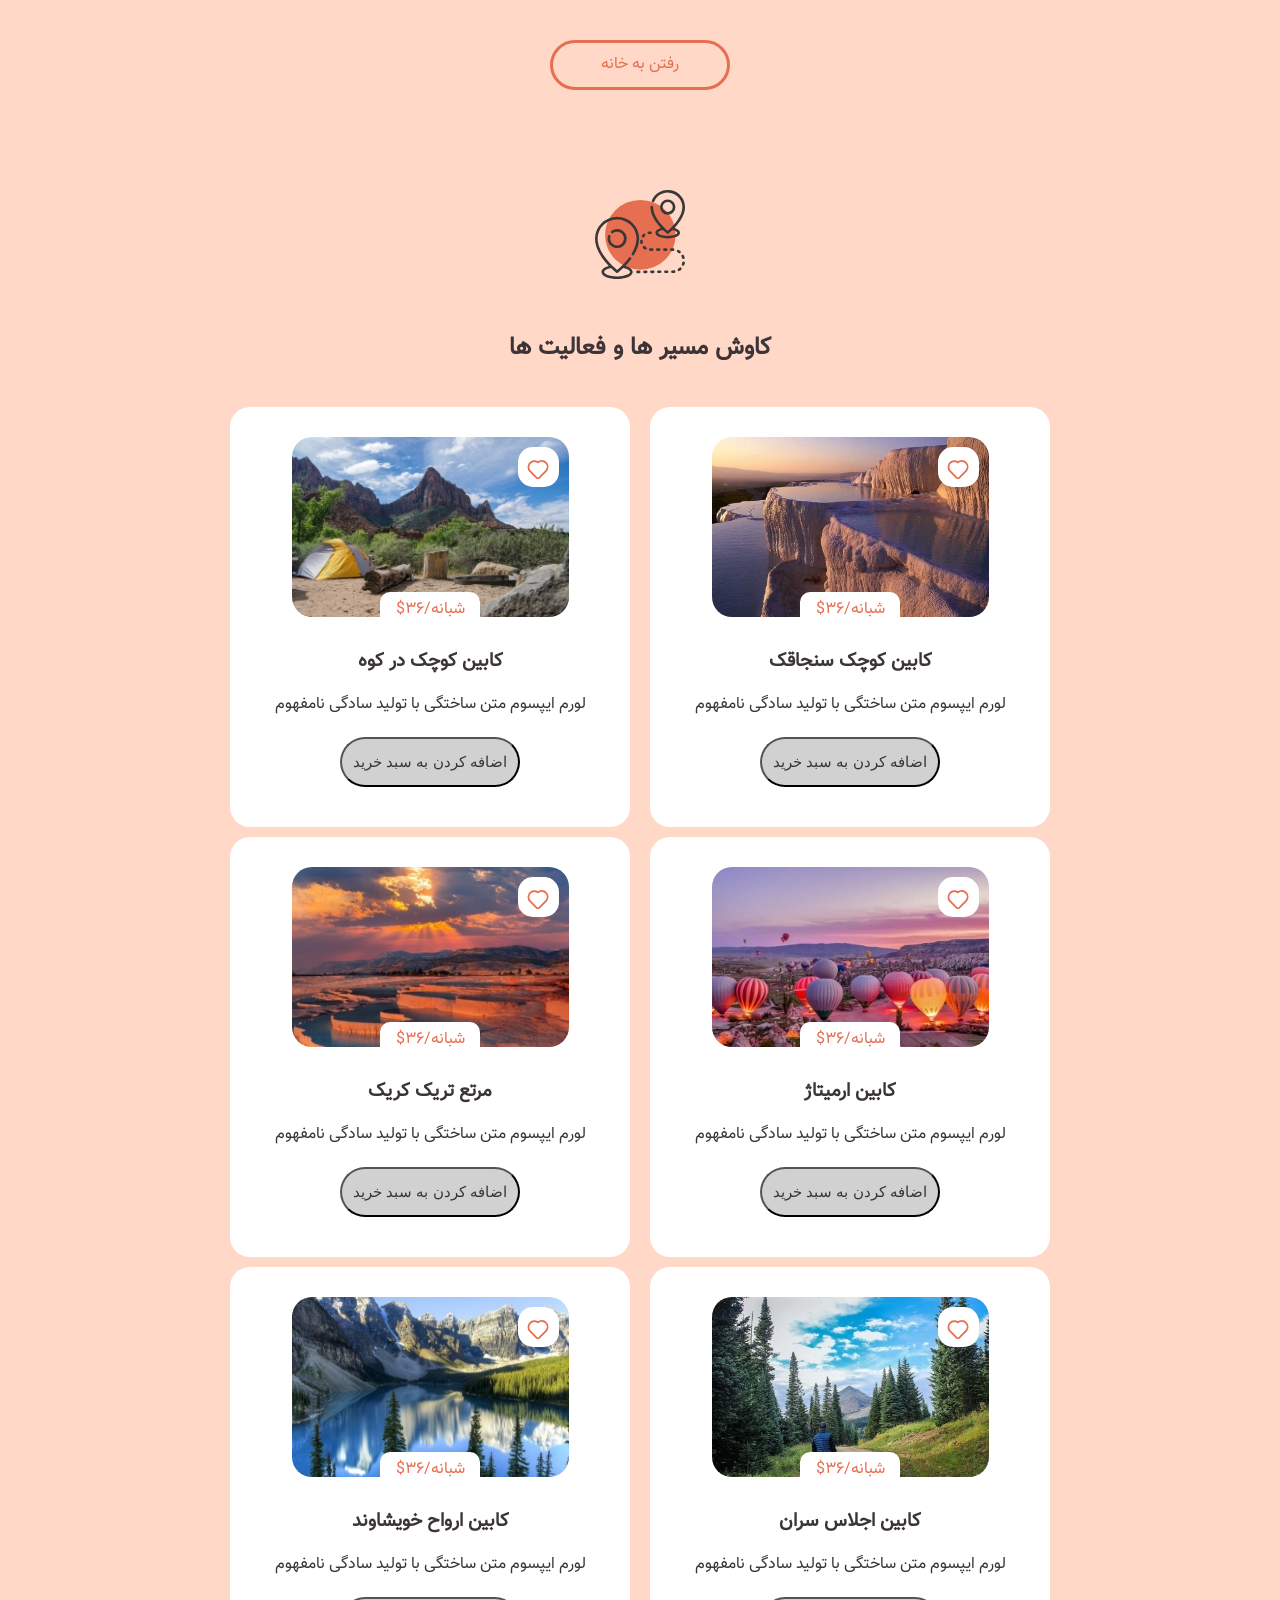
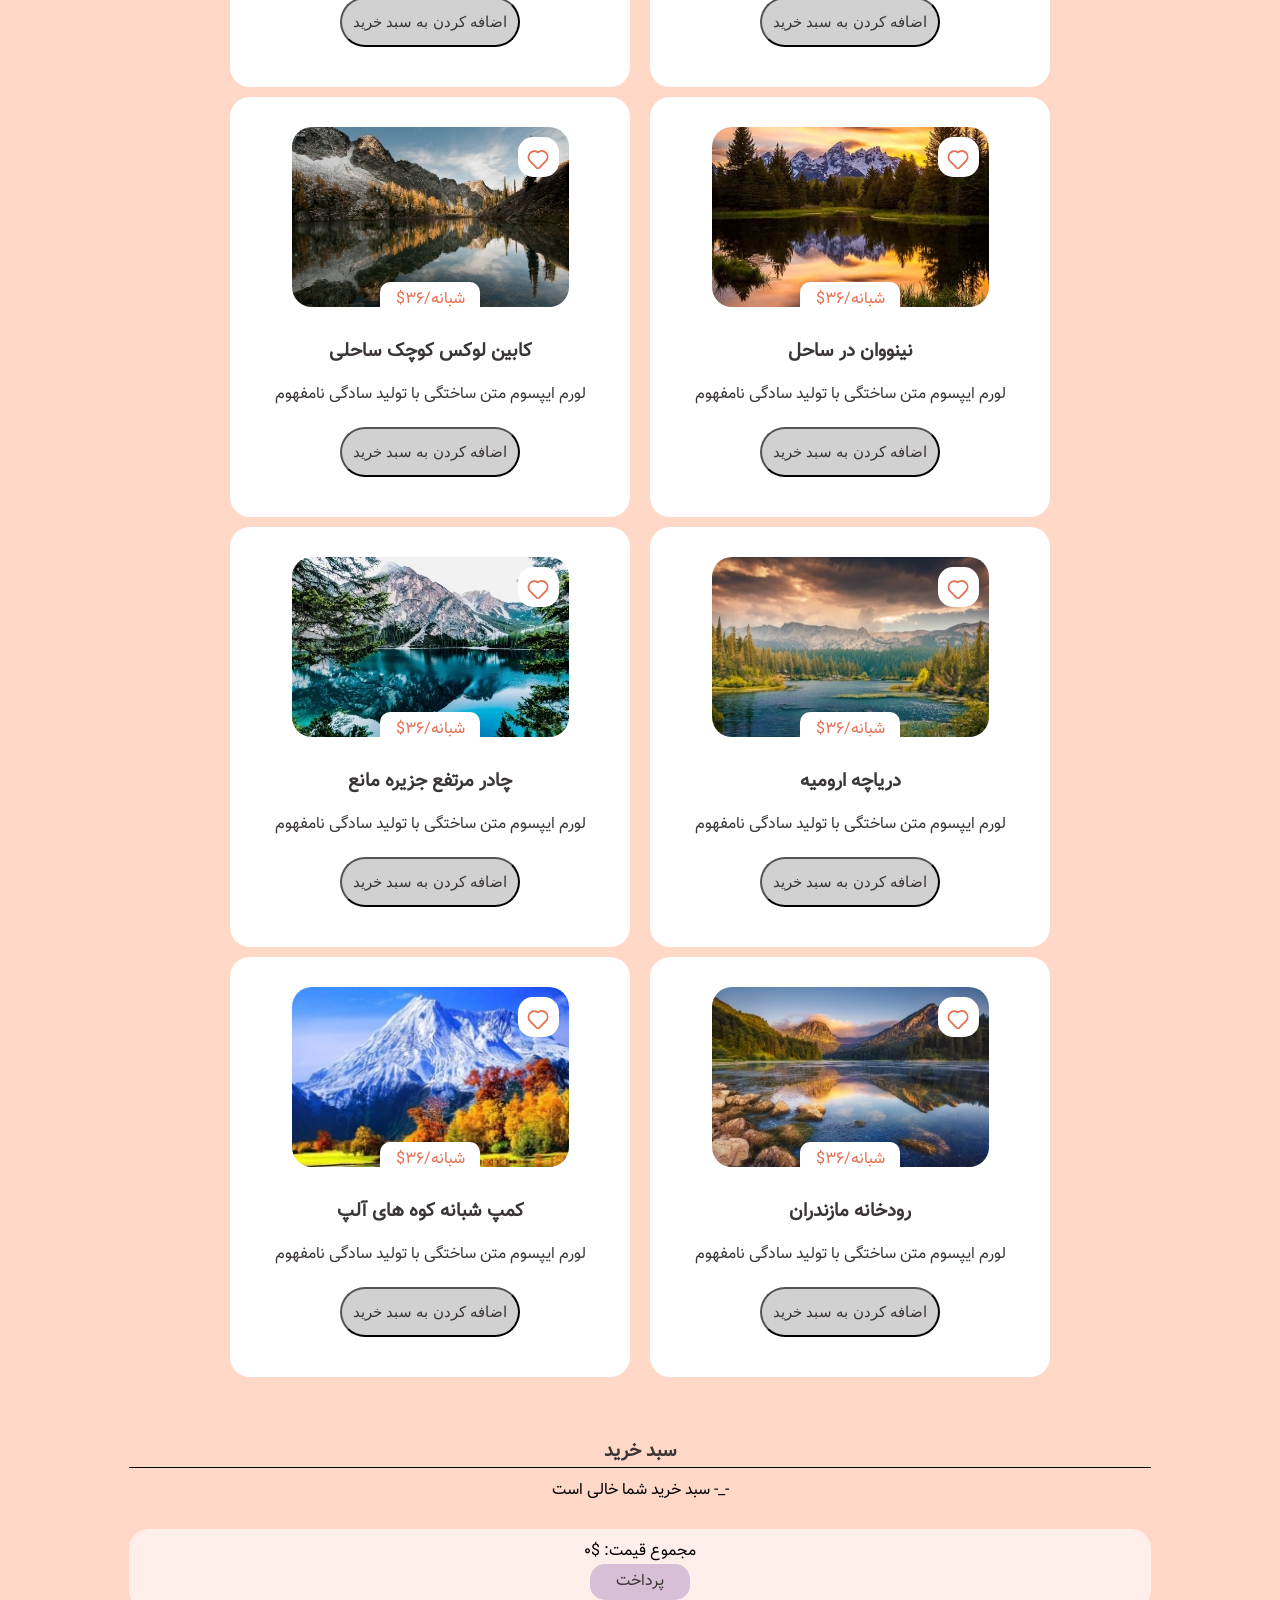
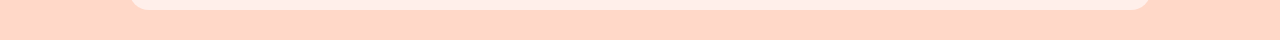
<file: alirezamashayekhi-shop.html>
<!DOCTYPE html>
<html lang="en">
<head>
    <meta charset="UTF-8">
    <meta http-equiv="X-UA-Compatible" content="IE=edge">
    <meta name="viewport" content="width=device-width, initial-scale=1.0">
    <link rel="stylesheet" href="css.css">
    <link rel="stylesheet" href="font.css">
    <link rel="icon" href="logo.png">
    <title>Shop</title>
</head>
<body>  

    <main>
        <div class="container">
            <a class="btn destination__btn" href="alirezamashayekhi.html" >رفتن به خانه</a>
            <section class="Destinations">
                <img class="Destination__logo" src="destination.svg" alt="">
                <h2  class="Destination__title">کاوش مسیر ها و فعالیت ها</h2>
                
                <div class="Destination__places">    
                    <!-- <section class="place">
                         <div class="place__baner">
                            <img class="place__baner__img" src="img/image1.jpg" alt="">
                            <div class="place__baner__like">
                                <svg  class="svg-like likesvg1" xmlns="http://www.w3.org/2000/svg" width="24.037" height="24.037" viewBox="0 0 24.037 24.037" fill="#fff" stroke="#e76f51" stroke-width="1.8" >
                                    <path id="Path_955" data-name="Path 955" d="M15.822,8.979v.029H4V-2.1A5.915,5.915,0,0,1,9.912-7.841a5.913,5.913,0,0,1,5.849,5.049,5.912,5.912,0,0,1,.061,11.772Z" transform="translate(2.716 20.496) rotate(-45)" />
                                  </svg>                              
                            </div>
                            <div class="place__baner__price">
                                <p class="price">
                                    36$/buy
                                </p>
                            </div>
                        </div>
                        <h3 class="place__title">Tiny Cabin in the mountains</h3>
                        <p class="place__caption">Book unique camping experiences on over 300,000 campsites.</p>
                        <a class="btn place__link" href="#" >Add to Bascket</a>
                    </section> -->

            
                </div>
                
            </section>
            <h3 class="title-all-bascket">سبد خرید</h3>
            <section class="allBasketPrice">
                <!-- <div class="wrapper-bascket">
                    <div class="btn__delete">
                        <button class="btn-delete" >Delete</button>
                    </div>
                    <div class="qty">
                        <p class="qty-number">9</p>
                    </div>
                    <div class="price-procducts">
                        <p class="product__price">$85</p>
                    </div>
                    <div class="productn-n">
                        <p class="productn-n__name">Red Lifeguard Stand</p>
                    </div>
                </div> -->
            </section>
            
                <div class="total-products-price">
                     <p class="allPrice"><!--all price: $85--></p> 
                    <!-- <a href="#" class="payment">payment</a> -->
                </div>
                
            </div>
        </div>
    </main>

    <script src="script.js"></script>
</body>
</html>
</file>
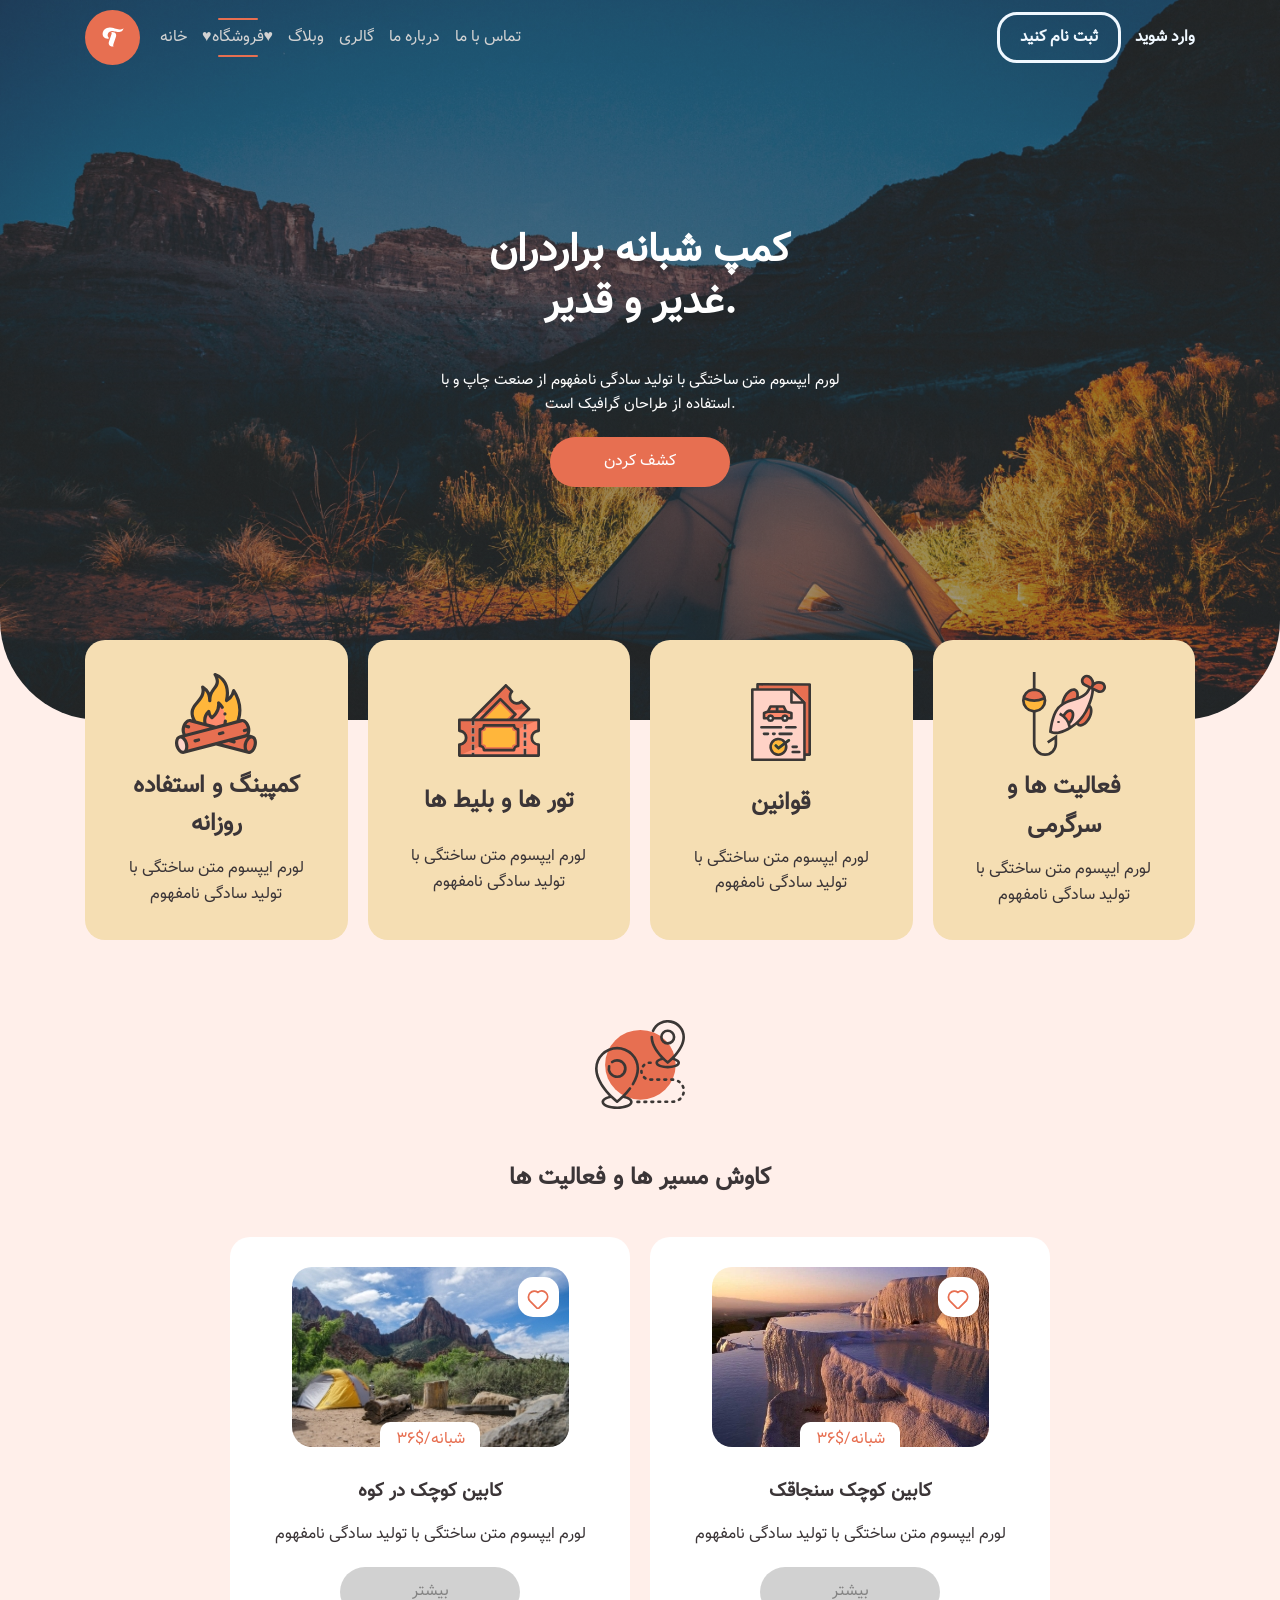
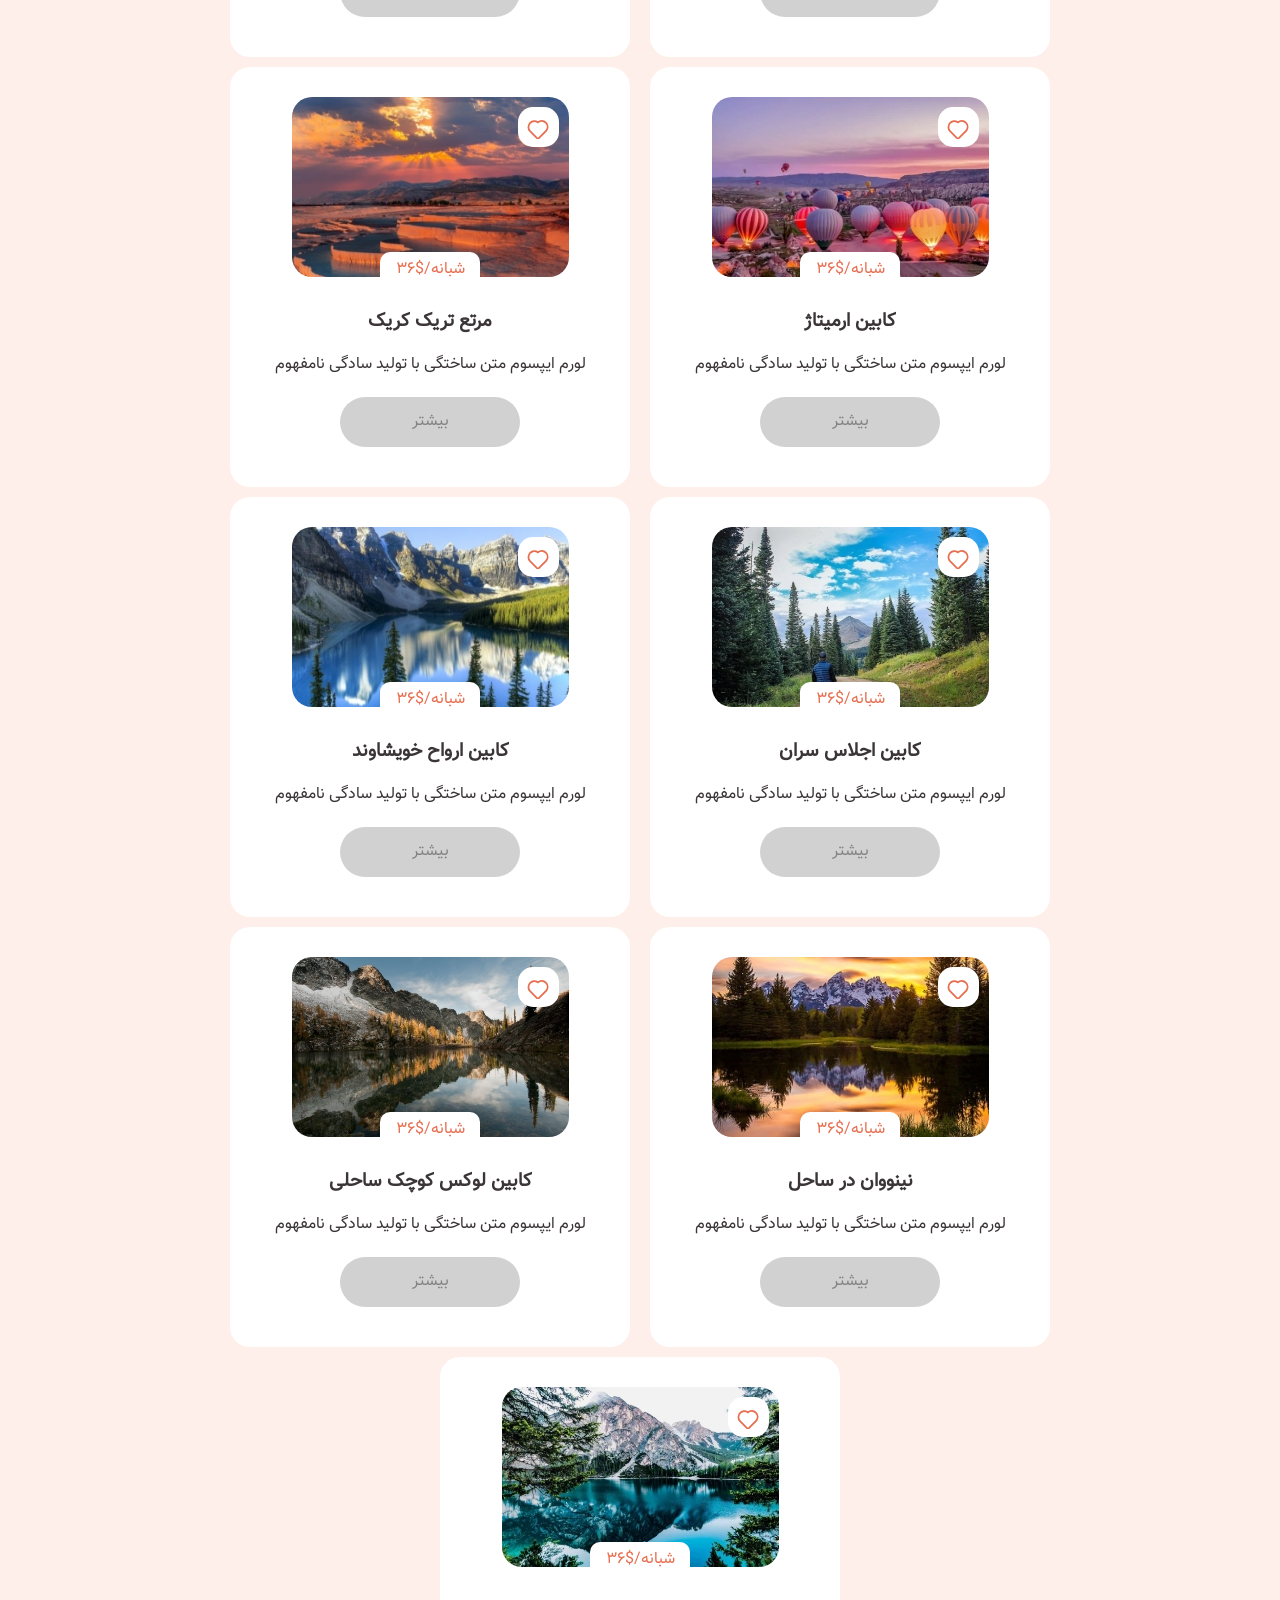
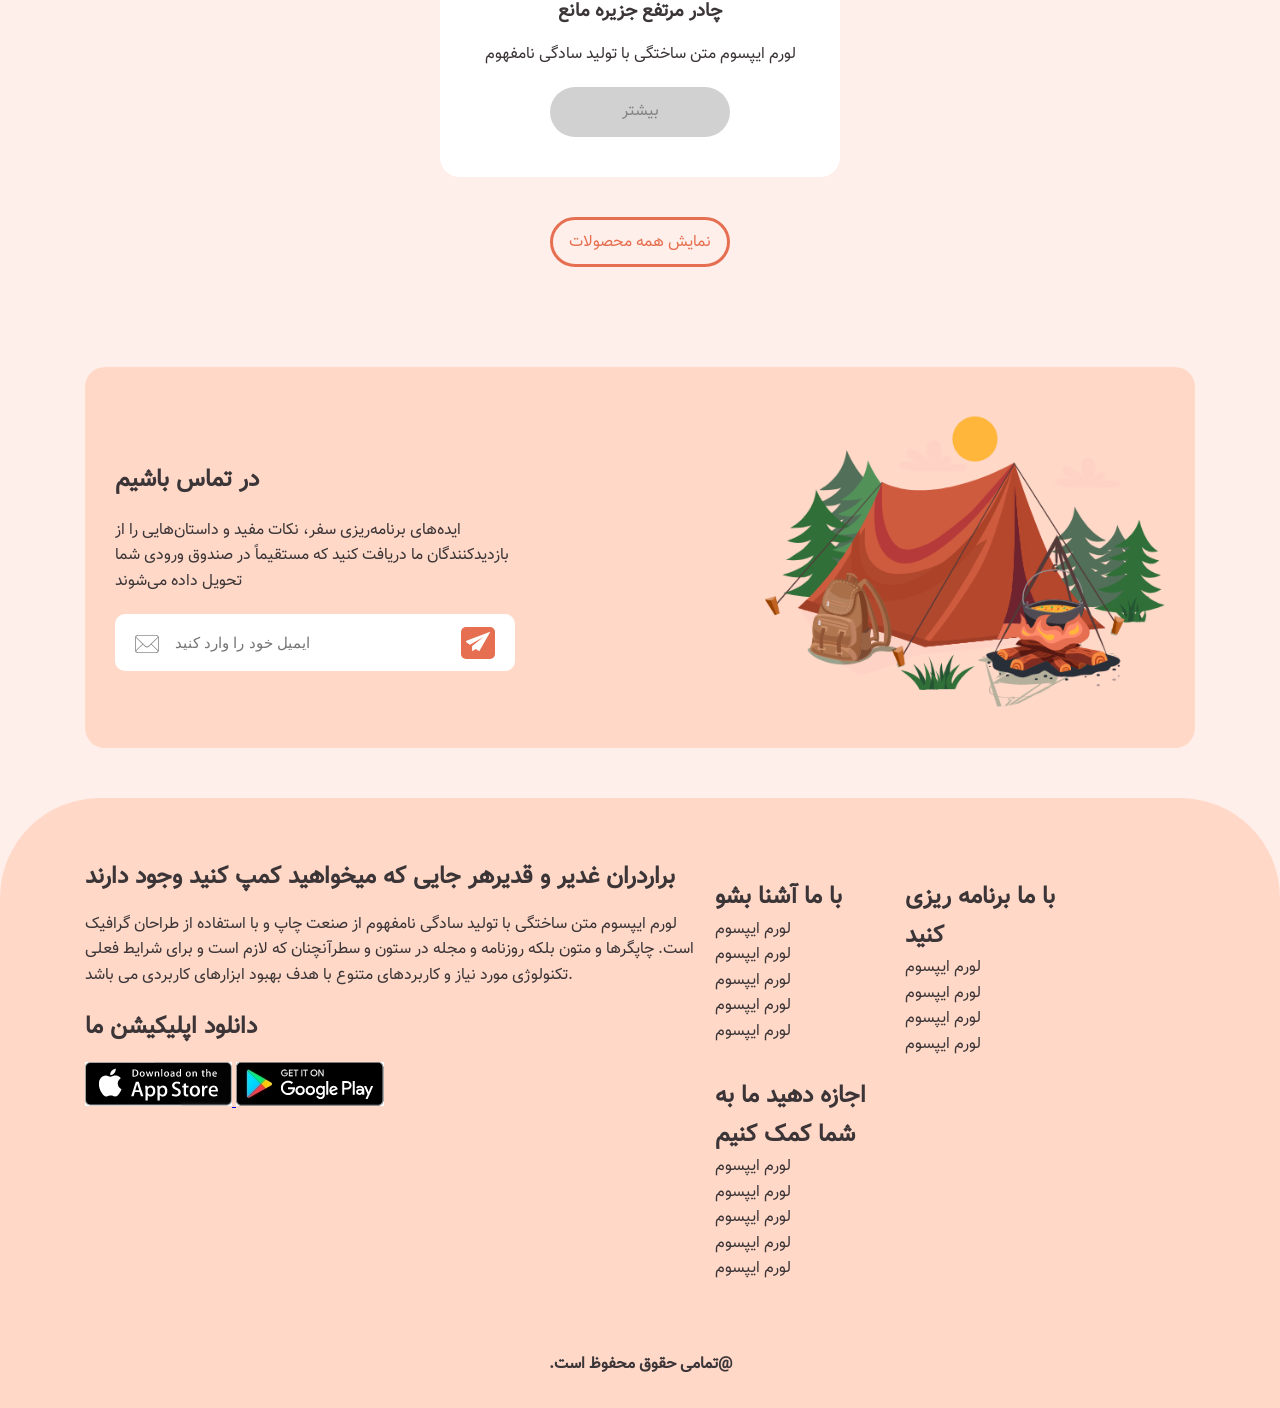
<file: alirezamashayekhi.html>
<!DOCTYPE html>
<html>
<head>
    <meta charset="UTF-8">
    <meta http-equiv="X-UA-Compatible" content="IE=edge">
    <meta name="viewport" content="width=device-width, initial-scale=1.0">
    <link rel="icon" href="app-icon.png">
    <link rel="stylesheet" href="app.css">
    <link rel="stylesheet" href="grid.css">
    <link rel="stylesheet" href="responsive.css">
    <link rel="stylesheet" href="font.css">
    <title>Document</title>
</head>
<body>

    <header class="header">
        <div class="container">
            <nav class="nav">
              <div class="nav__wrapper">
                <a href="#" class="app-logo">
                    <img class="app-logo__img" src="logo.svg" alt="camping web">
                </a>
                <ul class="menu">
                    <li class="menu__item">
                        <a href="#" class="menu__link">خانه</a>
                    </li>
                    <li class="menu__item">
                        <a href="alirezamashayekhi-shop.html" class="menu__link menu__link--shop">♥فروشگاه♥</a>
                    </li>
                    
                    <li class="menu__item">
                        <a href="#" class="menu__link">وبلاگ</a>
                    </li>
                    <li class="menu__item">
                        <a href="#" class="menu__link">گالری</a>
                    </li>
                    <li class="menu__item">
                        <a href="#" class="menu__link">درباره ما</a>
                    </li>
                    <li class="menu__item">
                        <a href="#" class="menu__link">تماس با ما</a>
                    </li>
                </ul>
              </div>

                <div class="nav-menu">
                    <div class="nav-menu__title">
                        <p class="nav-menu__title-name">کمپ شبانه براردران غدیر و قدیر</p>   
                        <span class="nav-menu__title-line" ></span>
                    </div>
                    <ul class="mobaile-menu">
                        <li class="mobaile-menu__item">
                            <a href="#" class="mobaile-menu__link">خانه</a>
                        </li>
                        <li class="mobaile-menu__item">
                            <a href="alirezamashayekhi-shop.html" class="mobaile-menu__link">♥فروشگاه♥</a>
                        </li>
                        
            
                        <li class="mobaile-menu__item">
                            <a href="#" class="mobaile-menu__link">وبلاگ</a>
                        </li>
                        <li class="mobaile-menu__item">
                            <a href="#" class="mobaile-menu__link">گالری</a>
                        </li>
                        <li class="mobaile-menu__item">
                            <a href="#" class="mobaile-menu__link">درباره ما</a>
                        </li>
                        <li class="mobaile-menu__item">
                            <a href="#" class="mobaile-menu__link">تماس با ما</a>
                        </li>
                    </ul>
                    <div class="mobaile-nav__links">
                            <a class="mobaile-nav__link" href="#">وارد شوید</a>
                            <a class="mobaile-nav__link mobaile-nav__link-border" href="#">ثبت نام کنید</a>
                    </div>
                </div>

                <div class="nav__links">
                    <a class="nav__link" href="#">وارد شوید</a>
                    <a class="nav__link nav__link--border" href="#">ثبت نام کنید</a>
                </div>

                <div class="nav__btn">
                    <span class="nav__btn-line"></span>
                </div>

            </nav>

            <div class="header-content">
                <h1 class="header-content__title">کمپ شبانه براردران غدیر و قدیر.</h1>
                <p class="header-content__caption">لورم ایپسوم متن ساختگی با تولید سادگی نامفهوم از صنعت چاپ و با استفاده از طراحان گرافیک است.</p>
                <a class=" btn header-content__link" href="#">کشف کردن</a>
            </div>
        </div>
    </header>

    <main class="main">
        <div class="container">
            <section class="services">
                <div id="viewAll" class="service">
                    <img src="fire.svg" alt="" class="service__svg">
                    <h2 class="service__title">کمپینگ و استفاده روزانه</h2>
                    <p class="service__caption">لورم ایپسوم متن ساختگی با تولید سادگی نامفهوم</p>
                </div>

                <div class="service">
                    <img src="tickets.svg" alt="" class="service__svg">
                    <h2 class="service__title">تور ها و بلیط ها</h2>
                    <p class="service__caption">لورم ایپسوم متن ساختگی با تولید سادگی نامفهوم</p>
                </div>

                <div class="service">
                    <img src="paper.svg" alt="" class="service__svg">
                    <h2 class="service__title">قوانین</h2>
                    <p class="service__caption">لورم ایپسوم متن ساختگی با تولید سادگی نامفهوم</p>
                </div>

                <div class="service">
                    <img class="service__svg" src="fish.svg" alt="" >
                    <h2 class="service__title">فعالیت ها و سرگرمی</h2>
                    <p class="service__caption">لورم ایپسوم متن ساختگی با تولید سادگی نامفهوم</p>
                </div>
            </section>

            <section class="Destinations">
                <img class="Destination__logo" src="destination.svg" alt="">
                <h2  class="Destination__title">کاوش مسیر ها و فعالیت ها</h2>
                
                <div class="Destination__places">    
                    <section class="place">
                        <div class="place__baner">
                            <img class="place__baner__img" src="image1.jpg" alt="">
                            <div class="place__baner__like">
                                <svg  class="svg-like likesvg1" xmlns="http://www.w3.org/2000/svg" width="24.037" height="24.037" viewBox="0 0 24.037 24.037" fill="#fff" stroke="#e76f51" stroke-width="1.8" >
                                    <path id="Path_955" data-name="Path 955" d="M15.822,8.979v.029H4V-2.1A5.915,5.915,0,0,1,9.912-7.841a5.913,5.913,0,0,1,5.849,5.049,5.912,5.912,0,0,1,.061,11.772Z" transform="translate(2.716 20.496) rotate(-45)" />
                                  </svg>                              
                            </div>
                            <div class="place__baner__price">
                                <p class="price">
                                    36$/شبانه
                                </p>
                            </div>
                        </div>
                        <h3 class="place__title">کابین کوچک در کوه</h3>
                        <p class="place__caption">لورم ایپسوم متن ساختگی با تولید سادگی نامفهوم</p>
                        <a class="btn place__link" href="#" >بیشتر</a>
                    </section>

                    <section class="place">
                        <div class="place__baner">
                            <img class="place__baner__img" src="image2.jpg" alt="">
                            <div class="place__baner__like">
                                  <svg  class="svg-like likesvg2" xmlns="http://www.w3.org/2000/svg" width="24.037" height="24.037" viewBox="0 0 24.037 24.037" fill="#fff" stroke="#e76f51" stroke-width="1.8" >
                                    <path id="Path_955" data-name="Path 955" d="M15.822,8.979v.029H4V-2.1A5.915,5.915,0,0,1,9.912-7.841a5.913,5.913,0,0,1,5.849,5.049,5.912,5.912,0,0,1,.061,11.772Z" transform="translate(2.716 20.496) rotate(-45)" />
                                  </svg>
                            </div>
                            <div class="place__baner__price">
                                <p class="price">
                                    36$/شبانه
                                </p>
                            </div>
                        </div>
                        <h3 class="place__title">کابین کوچک سنجاقک</h3>
                        <p class="place__caption">لورم ایپسوم متن ساختگی با تولید سادگی نامفهوم</p>
                        <a class="btn place__link" href="#" >بیشتر</a>
                    </section>
        
                    <section class="place">
                        <div class="place__baner">
                            <img class="place__baner__img" src="image3.jpg" alt="">
                            <div class="place__baner__like">
                                  <svg  class="svg-like likesvg3" xmlns="http://www.w3.org/2000/svg" width="24.037" height="24.037" viewBox="0 0 24.037 24.037" fill="#fff" stroke="#e76f51" stroke-width="1.8" >
                                    <path id="Path_955" data-name="Path 955" d="M15.822,8.979v.029H4V-2.1A5.915,5.915,0,0,1,9.912-7.841a5.913,5.913,0,0,1,5.849,5.049,5.912,5.912,0,0,1,.061,11.772Z" transform="translate(2.716 20.496) rotate(-45)" />
                                  </svg>
                            </div>
                            <div class="place__baner__price">
                                <p class="price">
                                    36$/شبانه
                                </p>
                            </div>
                        </div>
                        <h3 class="place__title">مرتع تریک کریک</h3>
                        <p class="place__caption">لورم ایپسوم متن ساختگی با تولید سادگی نامفهوم</p>
                        <a class="btn place__link" href="#" >بیشتر</a>
                    </section>

                    <section class="place">
                        <div class="place__baner">
                            <img class="place__baner__img" src="image4.jpg" alt="">
                            <div class="place__baner__like">
                                  <svg  class="svg-like likesvg4" xmlns="http://www.w3.org/2000/svg" width="24.037" height="24.037" viewBox="0 0 24.037 24.037" fill="#fff" stroke="#e76f51" stroke-width="1.8" >
                                    <path id="Path_955" data-name="Path 955" d="M15.822,8.979v.029H4V-2.1A5.915,5.915,0,0,1,9.912-7.841a5.913,5.913,0,0,1,5.849,5.049,5.912,5.912,0,0,1,.061,11.772Z" transform="translate(2.716 20.496) rotate(-45)" />
                                  </svg>
                            </div>
                            <div class="place__baner__price">
                                <p class="price">
                                    36$/شبانه
                                </p>
                            </div>
                        </div>
                        <h3 class="place__title">کابین ارمیتاژ</h3>
                        <p class="place__caption">لورم ایپسوم متن ساختگی با تولید سادگی نامفهوم</p>
                        <a class="btn place__link" href="#" >بیشتر</a>
                    </section>

                    <section class="place">
                        <div class="place__baner">
                            <img class="place__baner__img" src="image5.jpg" alt="">
                            <div class="place__baner__like">
                                  <svg  class="svg-like likesvg5" xmlns="http://www.w3.org/2000/svg" width="24.037" height="24.037" viewBox="0 0 24.037 24.037" fill="#fff" stroke="#e76f51" stroke-width="1.8" >
                                    <path id="Path_955" data-name="Path 955" d="M15.822,8.979v.029H4V-2.1A5.915,5.915,0,0,1,9.912-7.841a5.913,5.913,0,0,1,5.849,5.049,5.912,5.912,0,0,1,.061,11.772Z" transform="translate(2.716 20.496) rotate(-45)" />
                                  </svg>
                            </div>
                            <div class="place__baner__price">
                                <p class="price">
                                    36$/شبانه
                                </p>
                            </div>
                        </div>
                        <h3 class="place__title">کابین ارواح خویشاوند</h3>
                        <p class="place__caption">لورم ایپسوم متن ساختگی با تولید سادگی نامفهوم</p>
                        <a class="btn place__link" href="#" >بیشتر</a>
                    </section>

                    <section class="place">
                        <div class="place__baner">
                            <img class="place__baner__img" src="image6.jpg" alt="">
                            <div class="place__baner__like">
                                  <svg  class="svg-like likesvg6" xmlns="http://www.w3.org/2000/svg" width="24.037" height="24.037" viewBox="0 0 24.037 24.037" fill="#fff" stroke="#e76f51" stroke-width="1.8" >
                                    <path id="Path_955" data-name="Path 955" d="M15.822,8.979v.029H4V-2.1A5.915,5.915,0,0,1,9.912-7.841a5.913,5.913,0,0,1,5.849,5.049,5.912,5.912,0,0,1,.061,11.772Z" transform="translate(2.716 20.496) rotate(-45)" />
                                  </svg>
                            </div>
                            <div class="place__baner__price">
                                <p class="price">
                                    36$/شبانه
                                </p>
                            </div>
                        </div>
                        <h3 class="place__title">کابین اجلاس سران</h3>
                        <p class="place__caption">لورم ایپسوم متن ساختگی با تولید سادگی نامفهوم</p>
                        <a class="btn place__link" href="#" >بیشتر</a>
                    </section>

                    <section class="place">
                        <div class="place__baner">
                            <img class="place__baner__img" src="image7.jpg" alt="">
                            <div class="place__baner__like">
                                  <svg  class="svg-like likesvg7" xmlns="http://www.w3.org/2000/svg" width="24.037" height="24.037" viewBox="0 0 24.037 24.037" fill="#fff" stroke="#e76f51" stroke-width="1.8" >
                                    <path id="Path_955" data-name="Path 955" d="M15.822,8.979v.029H4V-2.1A5.915,5.915,0,0,1,9.912-7.841a5.913,5.913,0,0,1,5.849,5.049,5.912,5.912,0,0,1,.061,11.772Z" transform="translate(2.716 20.496) rotate(-45)" />
                                  </svg>
                            </div>
                            <div class="place__baner__price">
                                <p class="price">
                                    36$/شبانه
                                </p>
                            </div>
                        </div>
                        <h3 class="place__title">کابین لوکس کوچک ساحلی</h3>
                        <p class="place__caption">لورم ایپسوم متن ساختگی با تولید سادگی نامفهوم</p>
                        <a class="btn place__link" href="#" >بیشتر</a>
                    </section>

                    <section class="place">
                        <div class="place__baner">
                            <img class="place__baner__img" src="image8.jpg" alt="">
                            <div class="place__baner__like">
                                  <svg  class="svg-like likesvg8" xmlns="http://www.w3.org/2000/svg" width="24.037" height="24.037" viewBox="0 0 24.037 24.037" fill="#fff" stroke="#e76f51" stroke-width="1.8" >
                                    <path id="Path_955" data-name="Path 955" d="M15.822,8.979v.029H4V-2.1A5.915,5.915,0,0,1,9.912-7.841a5.913,5.913,0,0,1,5.849,5.049,5.912,5.912,0,0,1,.061,11.772Z" transform="translate(2.716 20.496) rotate(-45)" />
                                  </svg>
                            </div>
                            <div class="place__baner__price">
                                <p class="price">
                                    36$/شبانه
                                </p>
                            </div>
                        </div>
                        <h3 class="place__title">نینووان در ساحل</h3>
                        <p class="place__caption">لورم ایپسوم متن ساختگی با تولید سادگی نامفهوم</p>
                        <a class="btn place__link" href="#" >بیشتر</a>
                    </section>

                    <section class="place">
                        <div class="place__baner">
                            <img class="place__baner__img" src="image9.jpg" alt="">
                            <div class="place__baner__like">
                                  <svg  class="svg-like likesvg9" xmlns="http://www.w3.org/2000/svg" width="24.037" height="24.037" viewBox="0 0 24.037 24.037" fill="#fff" stroke="#e76f51" stroke-width="1.8" >
                                    <path id="Path_955" data-name="Path 955" d="M15.822,8.979v.029H4V-2.1A5.915,5.915,0,0,1,9.912-7.841a5.913,5.913,0,0,1,5.849,5.049,5.912,5.912,0,0,1,.061,11.772Z" transform="translate(2.716 20.496) rotate(-45)" />
                                  </svg>
                            </div>
                            <div class="place__baner__price">
                                <p class="price">
                                    36$/شبانه
                                </p>
                            </div>
                        </div>
                        <h3 class="place__title">چادر مرتفع جزیره مانع</h3>
                        <p class="place__caption">لورم ایپسوم متن ساختگی با تولید سادگی نامفهوم</p>
                        <a class="btn place__link" href="#" >بیشتر</a>
                    </section>

                 
            
                </div>
                <a class="btn destination__btn" href="#viewAll" >نمایش همه محصولات</a>
            </section>

            <section class="newslatter">
                <div class="newslatter__content">
                    <h2 class="newslatter__title" >در تماس باشیم</h2>
                    <p class="newslatter__caption" >ایده‌های برنامه‌ریزی سفر، نکات مفید و داستان‌هایی را از بازدیدکنندگان ما دریافت کنید که مستقیماً در صندوق ورودی شما تحویل داده می‌شوند</p>
                        <div class="newslatter__email-box">
                            <form action="">
                                <img class="email__logo-svg" src="email.svg" alt="">
                                    <input class="newslatter__input" type="text" placeholder="ایمیل خود را وارد کنید">
                                        <button class="send__logo">
                                            <img  class="send-svg"src="send.svg" alt="">
                                        </button>
                            </form>
                        </div>
                </div>
                <div class="newslatter__bg-img"><img class="bg-img__img" src="tent.png" alt=""></div>
            </section>
        </div>
    </main>

    <footer class="footer">
        <div class="container">

            <div class="footer-wrapper">
                <div class="footer-left">
                    <div class="footer__content">
                        <h2 class="footer__title" >براردران غدیر و قدیرهر جایی که میخواهید کمپ کنید وجود دارند</h2>
                        <p class="footer__discription">لورم ایپسوم متن ساختگی با تولید سادگی نامفهوم از صنعت چاپ و با استفاده از طراحان گرافیک است. چاپگرها و متون بلکه روزنامه و مجله در ستون و سطرآنچنان که لازم است و برای شرایط فعلی تکنولوژی مورد نیاز و کاربردهای متنوع با هدف بهبود ابزارهای کاربردی می باشد. </p>
                    </div>
                        <div class="footer__app">
                         <h2 class="footer-app__title">دانلود اپلیکیشن ما</h2>
                            <a class="footer-app__link" href="#">
                                <img src="app-store-apple.jpg" alt="" class="footer-app__link-img">
                           </a>
                           <a class="footer-app__link" href="#">
                                <img src="google-play.jpg" alt="" class="footer-app__link-img">
                           </a>
                        </div>
                </div>
                <div class="footer-right">
    
                    <div class="footer-lists">
                        <h2 class="footer-list-title" >با ما آشنا بشو</h2>
                        <ul class="footer-ul">
                            <li class="footer-li">
                                <a href="#" class="footer-link">لورم ایپسوم</a>
                            </li>
                            <li class="footer-li">
                                <a href="#" class="footer-link">لورم ایپسوم</a>
                            </li>
                            <li class="footer-li">
                                <a href="#" class="footer-link">لورم ایپسوم</a>
                            </li>
                            <li class="footer-li">
                                <a href="#" class="footer-link">لورم ایپسوم</a>
                            </li>
                            <li class="footer-li">
                                <a href="#" class="footer-link">لورم ایپسوم</a>
                            </li>
                        </ul>
                    </div>
    
                    <div class="footer-lists">
                        <h2 class="footer-list-title" >با ما برنامه ریزی کنید</h2>
                        <ul class="footer-ul">
                            <li class="footer-li">
                                <a href="#" class="footer-link">لورم ایپسوم</a>
                            </li>
                            <li class="footer-li">
                                <a href="#" class="footer-link">لورم ایپسوم</a>
                            </li>
                            <li class="footer-li">
                                <a href="#" class="footer-link">لورم ایپسوم</a>
                            </li>
                            <li class="footer-li">
                                <a href="#" class="footer-link">لورم ایپسوم</a>
                            </li>
                        </ul>
                    </div>
    
                    <div class="footer-lists">
                        <h2 class="footer-list-title" >اجازه دهید ما به شما کمک کنیم</h2>
                        <ul class="footer-ul">
                            <li class="footer-li">
                                <a href="#" class="footer-link">لورم ایپسوم</a>
                            </li>
                            <li class="footer-li">
                                <a href="#" class="footer-link">لورم ایپسوم</a>
                            </li>
                            <li class="footer-li">
                                <a href="#" class="footer-link">لورم ایپسوم</a>
                            </li>
                            <li class="footer-li">
                                <a href="#" class="footer-link">لورم ایپسوم</a>
                            </li>
                            <li class="footer-li">
                                <a href="#" class="footer-link">لورم ایپسوم</a>
                            </li>
                        </ul>
                    </div>
    
                </div>
                <div class="footer__app--mobaile">
                    <h2 class="footer-app__title">Download Our App</h2>
                       <a class="footer-app__link" href="#">
                           <img src="app-store-apple.jpg" alt="" class="footer-app__link-img">
                      </a>
                      <a class="footer-app__link" href="#">
                           <img src="google-play.jpg" alt="" class="footer-app__link-img">
                      </a>
                   </div>
            </div>
            <p class="footer-copyright">.تمامی حقوق محفوظ است@</p>
        </div>
    </footer>

    <script src="app.js"></script>
</body>
</html>
</file>
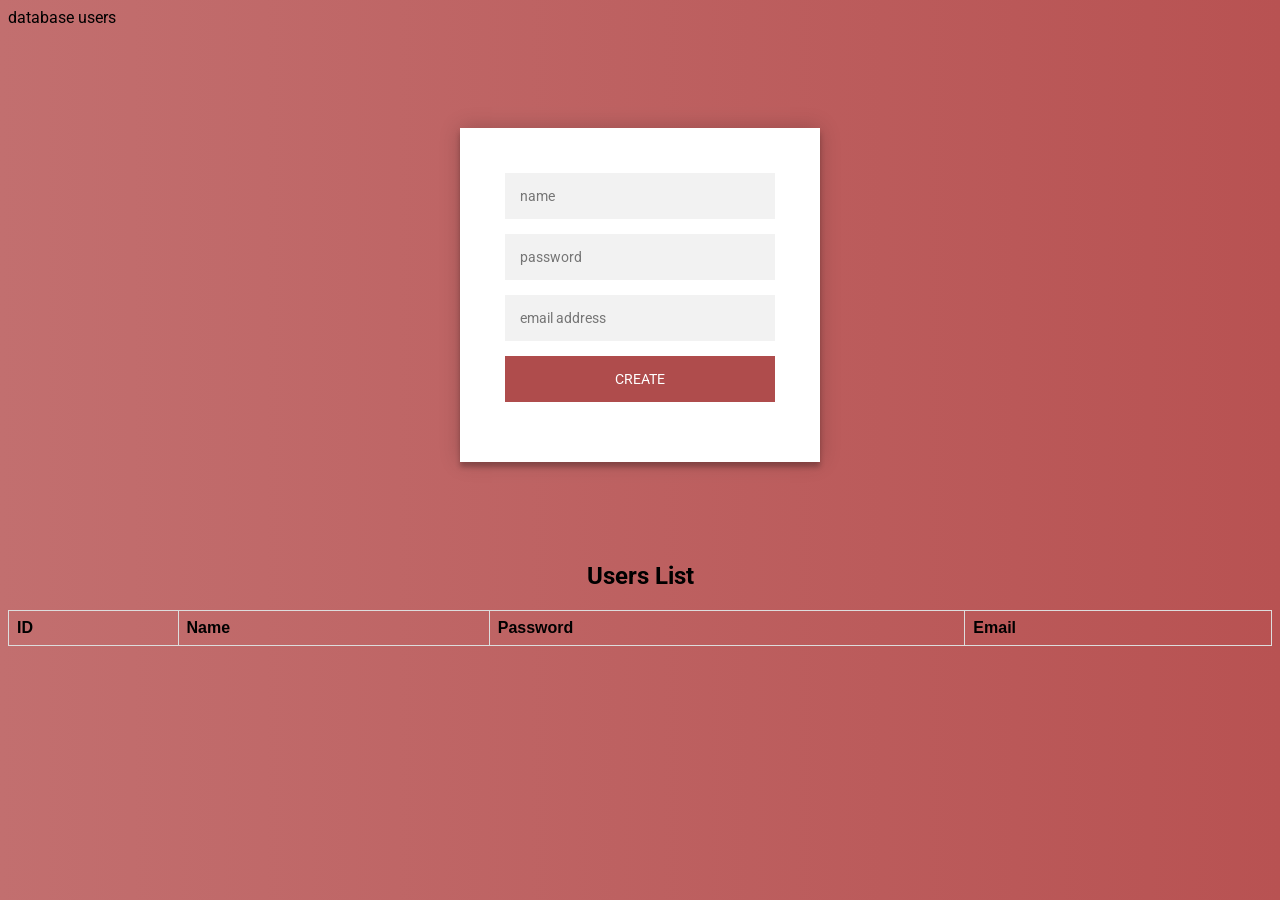
<file: dbdb.html>
<!DOCTYPE html>
<html>
  <head>
    <meta charset="utf-8" />
    <meta name="viewport" content="width=device-width, initial-scale=1.0" />
    <style>
        @import url(https://fonts.googleapis.com/css?family=Roboto:300);

.login-page {
  width: 360px;
  padding: 8% 0 0;
  margin: auto;
}
.form {
  position: relative;
  z-index: 1;
  background: #ffffff;
  max-width: 360px;
  margin: 0 auto 100px;
  padding: 45px;
  text-align: center;
  box-shadow: 0 0 20px 0 rgba(0, 0, 0, 0.2), 0 5px 5px 0 rgba(0, 0, 0, 0.24);
}
.form input {
  font-family: "Roboto", sans-serif;
  outline: 0;
  background: #f2f2f2;
  width: 100%;
  border: 0;
  margin: 0 0 15px;
  padding: 15px;
  box-sizing: border-box;
  font-size: 14px;
}
.form button {
  font-family: "Roboto", sans-serif;
  text-transform: uppercase;
  outline: 0;
  background: #af4c4c;
  width: 100%;
  border: 0;
  padding: 15px;
  color: #ffffff;
  font-size: 14px;
  -webkit-transition: all 0.3 ease;
  transition: all 0.3 ease;
  cursor: pointer;
}
.form button:hover,
.form button:active,
.form button:focus {
  background: #a04343;
}
.form .message {
  margin: 15px 0 0;
  color: #b3b3b3;
  font-size: 12px;
}
.form .message a {
  color: #af4c4c;
  text-decoration: none;
}
.form .register-form {
  display: none;
}
.container {
  position: relative;
  z-index: 1;
  max-width: 300px;
  margin: 0 auto;
}
.container:before,
.container:after {
  content: "";
  display: block;
  clear: both;
}
.container .info {
  margin: 50px auto;
  text-align: center;
}
.container .info h1 {
  margin: 0 0 15px;
  padding: 0;
  font-size: 36px;
  font-weight: 300;
  color: #1a1a1a;
}
.container .info span {
  color: #4d4d4d;
  font-size: 12px;
}
.container .info span a {
  color: #000000;
  text-decoration: none;
}
.container .info span .fa {
  color: #ff2c2c;
}
body {
  background: #b85252; /* fallback for old browsers */
  background: -webkit-linear-gradient(right, #b85252, #c26f6f);
  background: -moz-linear-gradient(right, #b85252, #c26f6f);
  background: -o-linear-gradient(right, #b85252, #c26f6f);
  background: linear-gradient(to left, #b85252, #c26f6f);
  font-family: "Roboto", sans-serif;
  -webkit-font-smoothing: antialiased;
  -moz-osx-font-smoothing: grayscale;
}

/* Table Start */

table {
  font-family: arial, sans-serif;
  border-collapse: collapse;
  width: 100%;
  margin-bottom: 50px;
}

td,
th {
  border: 1px solid #dddddd;
  text-align: left;
  padding: 8px;
}

tr:nth-child(even) {
  background-color: #dddddd;
}

.text-center {
  text-align: center;
}

/* Table End */

    </style>

    <titles>database users</title>
  </head>

  <body>
    <div class="login-page">
      <div class="form">
        <form class="register-form" style="display: inline-block">
          <input type="text" class="name-input" placeholder="name" />
          <input type="password" class="password-input" placeholder="password" />
          <input type="email" class="email-input" placeholder="email address" />
          <button>create</button>
          <p class="message">
            
          </p>
        </form>
      </div>
    </div>


    <h2 class="text-center">Users List</h2>

    <table>
      <tr>
        <th>ID</th>
        <th>Name</th>
        <th>Password</th>
        <th>Email</th>
      </tr>
    </table>

    <script>
        let $ = document
const registerForm = $.querySelector('.register-form')
const nameInput = $.querySelector('.name-input')
const passwordInput = $.querySelector('.password-input')
const emailInput = $.querySelector('.email-input')
const usersTableElem = $.querySelector('table')

let db = null
let objectStore = null

window.addEventListener('load', () => {

    let DBOpenReq = indexedDB.open('SabzLearn', 18)

    DBOpenReq.addEventListener('error', (err) => {
        console.warn('Error', err);
    })

    DBOpenReq.addEventListener('success', (event) => {
        db = event.target.result
        getUsers()
        console.log('Success', event.target.result);
    })

    DBOpenReq.addEventListener('upgradeneeded', (event) => {

        db = event.target.result

        console.log('Old V:', event.oldVersion);
        console.log('New V:', event.newVersion);

        if (!db.objectStoreNames.contains('users')) {
            objectStore = db.createObjectStore('users', {
                keyPath: 'userID'
            })
        }

        if (db.objectStoreNames.contains('courses')) {
            db.deleteObjectStore('courses')
        }

        // db.createObjectStore('courses')

        console.log('upgrade', db.objectStoreNames);

    })


})


registerForm.addEventListener('submit', event => {
    event.preventDefault()

    let newUser = {
        userID: Math.floor(Math.random() * 9999),
        name: nameInput.value,
        password: passwordInput.value,
        email: emailInput.value,
    }

    let tx = createTX('users', 'readwrite')

    tx.addEventListener('complete', (event) => {
        console.log('Tx', event)
    })

    let store = tx.objectStore('users')
    let request = store.add(newUser)

    request.addEventListener('error', (err) => {
        console.warn('Request Error:', err)
    })

    request.addEventListener('success', (event) => {

        console.log('Request', event)
        clearInputs()
        getUsers()
    })



})

function clearInputs() {
    nameInput.value = ''
    passwordInput.value = ''
    emailInput.value = ''
}

function getUsers() {

    let tx = createTX('users', 'readonly')

    tx.addEventListener('complete', (event) => {
        console.log('Tx', event)
    })

    let store = tx.objectStore('users')
    let request = store.getAll()

    request.addEventListener('error', (err) => {
        console.warn('Get Request Error:', err)
    })

    request.addEventListener('success', (event) => {

        let allUsers = event.target.result

        usersTableElem.innerHTML = `<tr>
                                        <th>ID</th>
                                        <th>Name</th>
                                        <th>Password</th>
                                        <th>Email</th>
                                    </tr>`

        usersTableElem.innerHTML += allUsers.map(user => {
            return `<tr>
                        <td>${user.userID}</td>
                        <td>${user.name}</td>
                        <td>${user.password}</td>
                        <td>${user.email}</td>
                    </tr>`
        }).join('')

        // console.log(usersTemplateArray);

    })

}

function createTX (storeName, mode) {
    let tx = db.transaction(storeName, mode)

    tx.addEventListener('error', (err) => {
        console.warn('Tx Error:', err)
    })

    return tx
}

// DRY => Don't Repeat Yourself
    </script>
  </body>
</html>
</file>
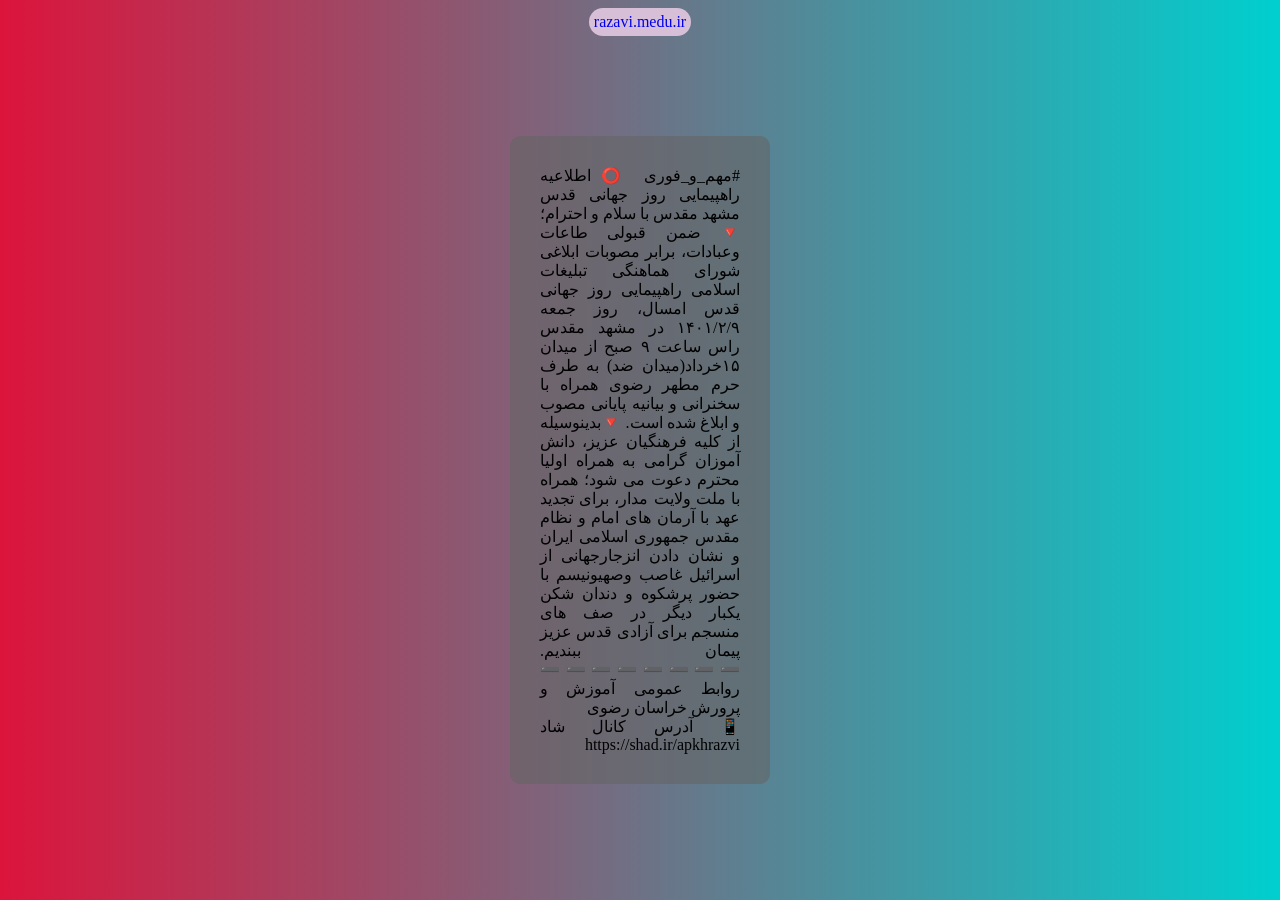
<file: mashayekhi.html>
<!DOCTYPE html>
<html lang="fa">
<head>
    <meta charset="UTF-8">
    <meta http-equiv="X-UA-Compatible" content="IE=edge">
    <meta name="viewport" content="width=device-width, initial-scale=1.0">
    <title>mashayekhi</title>
    <style>

      body{
        background-image: linear-gradient(to right, crimson , rgb(0, 207, 207));
      }
        p{
            width: 200px;
            text-align: justify;
            background-color: rgba(102, 102, 102, 0.596);
            padding: 30px; 
            position: relative;
            margin: 100px auto;
            border-radius: 10px;
        }
        li{
            list-style-type: none;
            position: relative;
            text-align: center;
            
            
        }
        li a{
            display: inline-block;
            padding: 5px;
            text-decoration: none;
            background-color: thistle;
           border-radius: 15px;
           
            
        }
    </style>
</head>
<body dir="rtl">
    <li>
        <a href="http://razavi.medu.ir">razavi.medu.ir</a>
  
    </li>
    <p>
        
#مهم_و_فوری

⭕️اطلاعیه راهپیمایی  روز جهانی قدس مشهد مقدس
 
 با سلام و احترام؛

🔻 ضمن قبولی طاعات وعبادات، برابر مصوبات ابلاغی شورای هماهنگی تبلیغات اسلامی راهپیمایی روز جهانی قدس امسال، روز جمعه ۱۴۰۱/۲/۹ در مشهد مقدس راس ساعت ۹ صبح از میدان ۱۵خرداد(میدان ضد) به طرف حرم مطهر رضوی همراه با سخنرانی و بیانیه پایانی مصوب و ابلاغ شده است.
 
🔻بدینوسیله از کلیه فرهنگیان عزیز، دانش آموزان گرامی به همراه اولیا محترم دعوت می شود؛ همراه با ملت ولایت مدار، برای تجدید عهد با آرمان های امام و نظام مقدس جمهوری اسلامی ایران و نشان دادن انزجارجهانی از اسرائیل غاصب وصهیونیسم با حضور پرشکوه و دندان شکن یکبار دیگر در صف های منسجم برای آزادی قدس عزیز پیمان ببندیم. 

➖➖➖➖➖➖➖➖
روابط عمومی آموزش و پرورش خراسان رضوی 

<br>

📱 آدرس کانال شاد
 https://shad.ir/apkhrazvi
    </p>
    
</body>
</html>
</file>
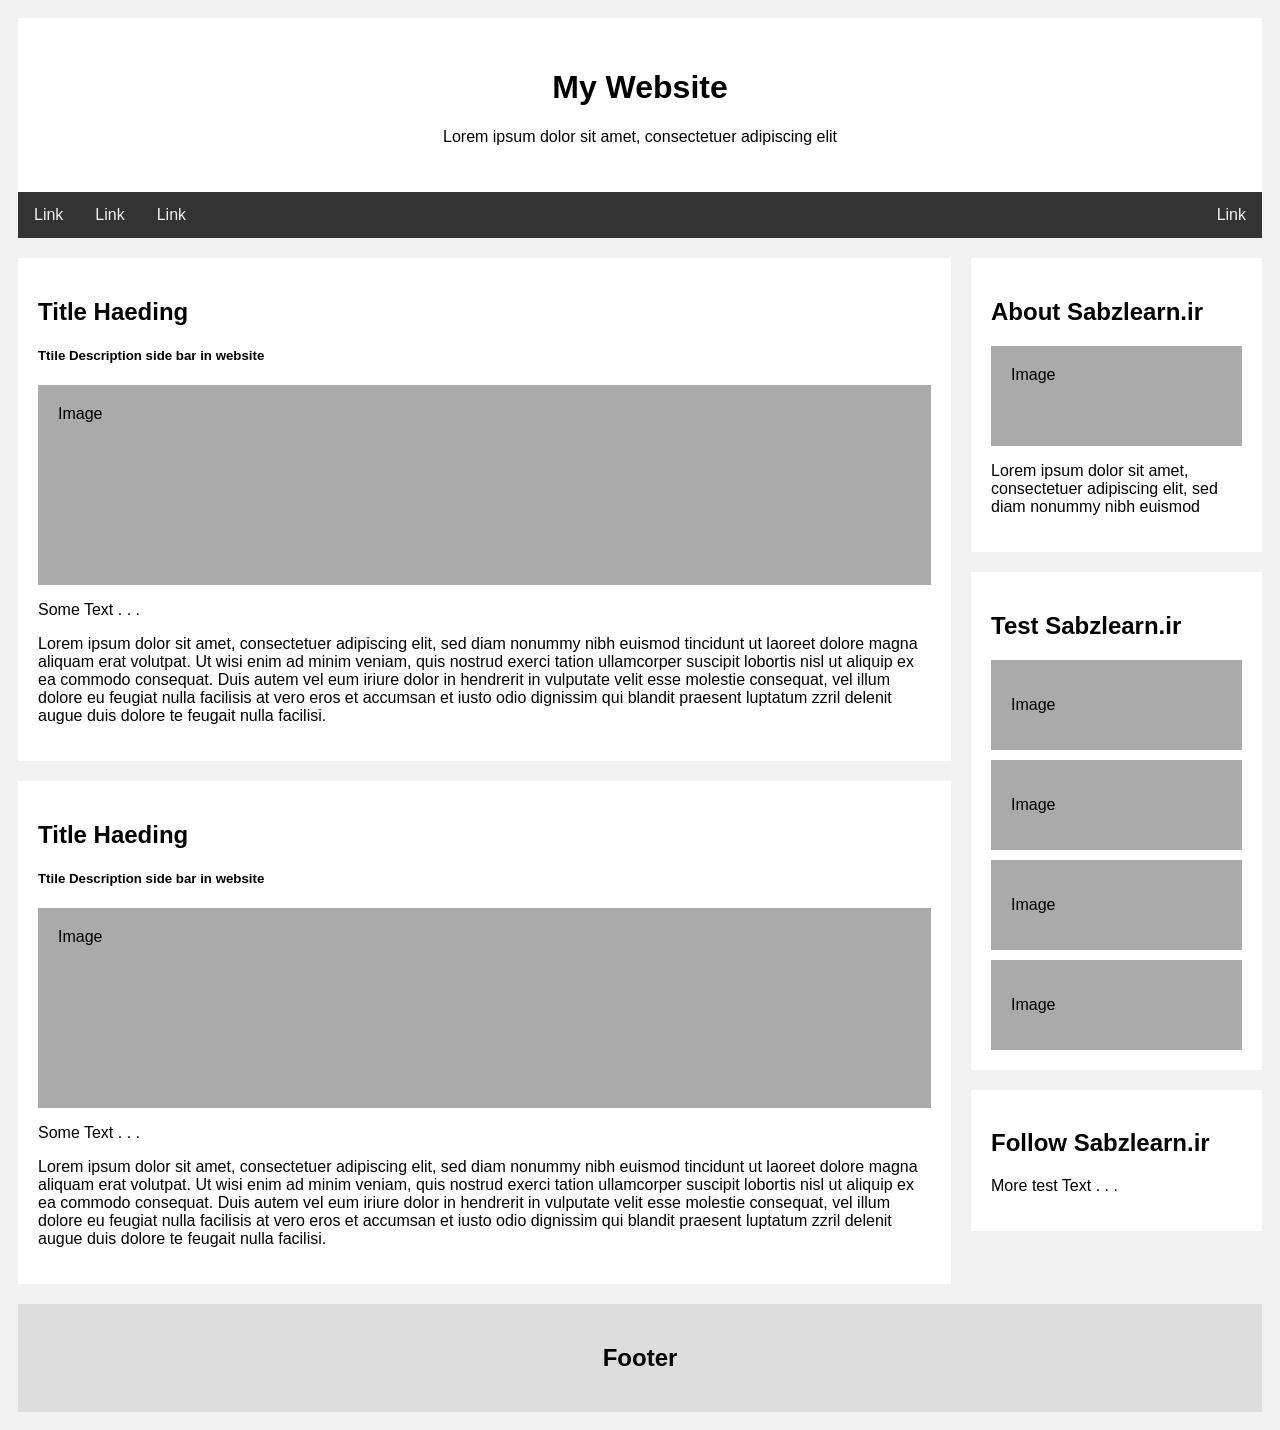
<file: miniweb2.html>
<!DOCTYPE html>
<html>
<head>
    <meta charset="UTF-8">
    <meta name="viewport" content="width=device-width, initial-scale=1.0">
    <title>PART2 - E14 - MiniProject "Site" </title>
	<style>
        * {
    box-sizing: border-box;
}
body {
    font-family: arial;
    padding: 10px;
    background-color: #f1f1f1;
}
.header {
    padding: 30px;
    text-align: center;
    background: white;
}
.topnav {
    overflow: hidden;
    background-color: #333;
}
.topnav a {
    float: left;
    color: #f2f2f2;
    display: block;
    text-align: center;
    text-decoration: none;
    padding: 14px 16px;
    transition: all ease 0.2s;
}
.topnav a:hover {
    background-color: #ddd;
    color: black;
}
.leftcol {
    float: left;
    width: 75%;
}
.fakeimg {
    background-color: #aaa;
    width: 100%;
    padding: 20px;
}
.card {
    background-color: white;
    padding: 20px;
    margin-top: 20px;
}
.rightcol {
    float: left;
    width: 25%;
    background-color: #f1f1f1;
    padding-left: 20px;
}
.footer {
    padding: 20px;
    text-align: center;
    background-color: #ddd;
    margin-top: 20px;
}
.row::after {
    content: "";
    clear: both;
    display: table;

}
@media screen and (max-width:980px) {
    .leftcol, .rightcol {
        width: 100%;
        padding: 0;
    }
}
@media screen and (max-width:600px) {
    .topnav {
display: none;
    }
}
    </style>
</head>
<body>
    <div class="header">
        <h1> My Website </h1>
        <p> Lorem ipsum dolor sit amet, consectetuer adipiscing elit </p>
    </div>
    <div class="topnav">
        <a href="#"> Link </a>
        <a href="#"> Link </a>
        <a href="#"> Link </a>
        <a href="#" style="float: right;"> Link </a>
    </div>
    <div class="row">
        <div class="leftcol">
            <div class="card">
                <h2> Title Haeding </h2>
                <h5> Ttile Description side bar in website </h5>
                <div class="fakeimg" style="height:200px;"> Image </div>
                <p> Some Text . . . </p>
                <p>
                    Lorem ipsum dolor sit amet, consectetuer adipiscing elit, 
                    sed diam nonummy nibh euismod tincidunt ut laoreet dolore 
                    magna aliquam erat volutpat. Ut wisi enim ad minim veniam, 
                    quis nostrud exerci tation ullamcorper suscipit lobortis nisl
                     ut aliquip ex ea commodo consequat. Duis autem vel eum iriure 
                     dolor in hendrerit in vulputate velit esse molestie consequat, 
                     vel illum dolore eu feugiat nulla facilisis at vero eros et accumsan et iusto 
                     odio dignissim qui blandit praesent luptatum 
                    zzril delenit augue duis dolore te feugait nulla facilisi.
                </p>
            </div>
            <div class="card">
                <h2> Title Haeding </h2>
                <h5> Ttile Description side bar in website </h5>
                <div class="fakeimg" style="height:200px;"> Image </div>
                <p> Some Text . . . </p>
                <p>
                    Lorem ipsum dolor sit amet, consectetuer adipiscing elit, 
                    sed diam nonummy nibh euismod tincidunt ut laoreet dolore 
                    magna aliquam erat volutpat. Ut wisi enim ad minim veniam, 
                    quis nostrud exerci tation ullamcorper suscipit lobortis nisl
                     ut aliquip ex ea commodo consequat. Duis autem vel eum iriure 
                     dolor in hendrerit in vulputate velit esse molestie consequat, 
                     vel illum dolore eu feugiat nulla facilisis at vero eros et accumsan et iusto 
                     odio dignissim qui blandit praesent luptatum 
                    zzril delenit augue duis dolore te feugait nulla facilisi.
                </p>
            </div>
        </div>
        <div class="rightcol">
            <div class="card">
                <h2> About Sabzlearn.ir </h2>
                <div class="fakeimg" style="height: 100px;"> Image </div>
                <p>  Lorem ipsum dolor sit amet, consectetuer adipiscing elit, 
                    sed diam nonummy nibh euismod </p>
            </div>
            <div class="card">
                <h2> Test Sabzlearn.ir </h2>
                <div class="fakeimg" style="margin-bottom:10px;"> <p> Image </p> </div>
                <div class="fakeimg" style="margin-bottom:10px;"> <p> Image </p> </div>
                <div class="fakeimg" style="margin-bottom:10px;"> <p> Image </p> </div>
                <div class="fakeimg"> <p> Image </p> </div>
            </div>
            <div class="card">
                <h2> Follow Sabzlearn.ir </h2>
                <p> More test Text . . .  </p>
            </div>
        </div>
    </div>
    <div class="footer">
        <h2> Footer </h2>
    </div>
</body>
</html>
</file>
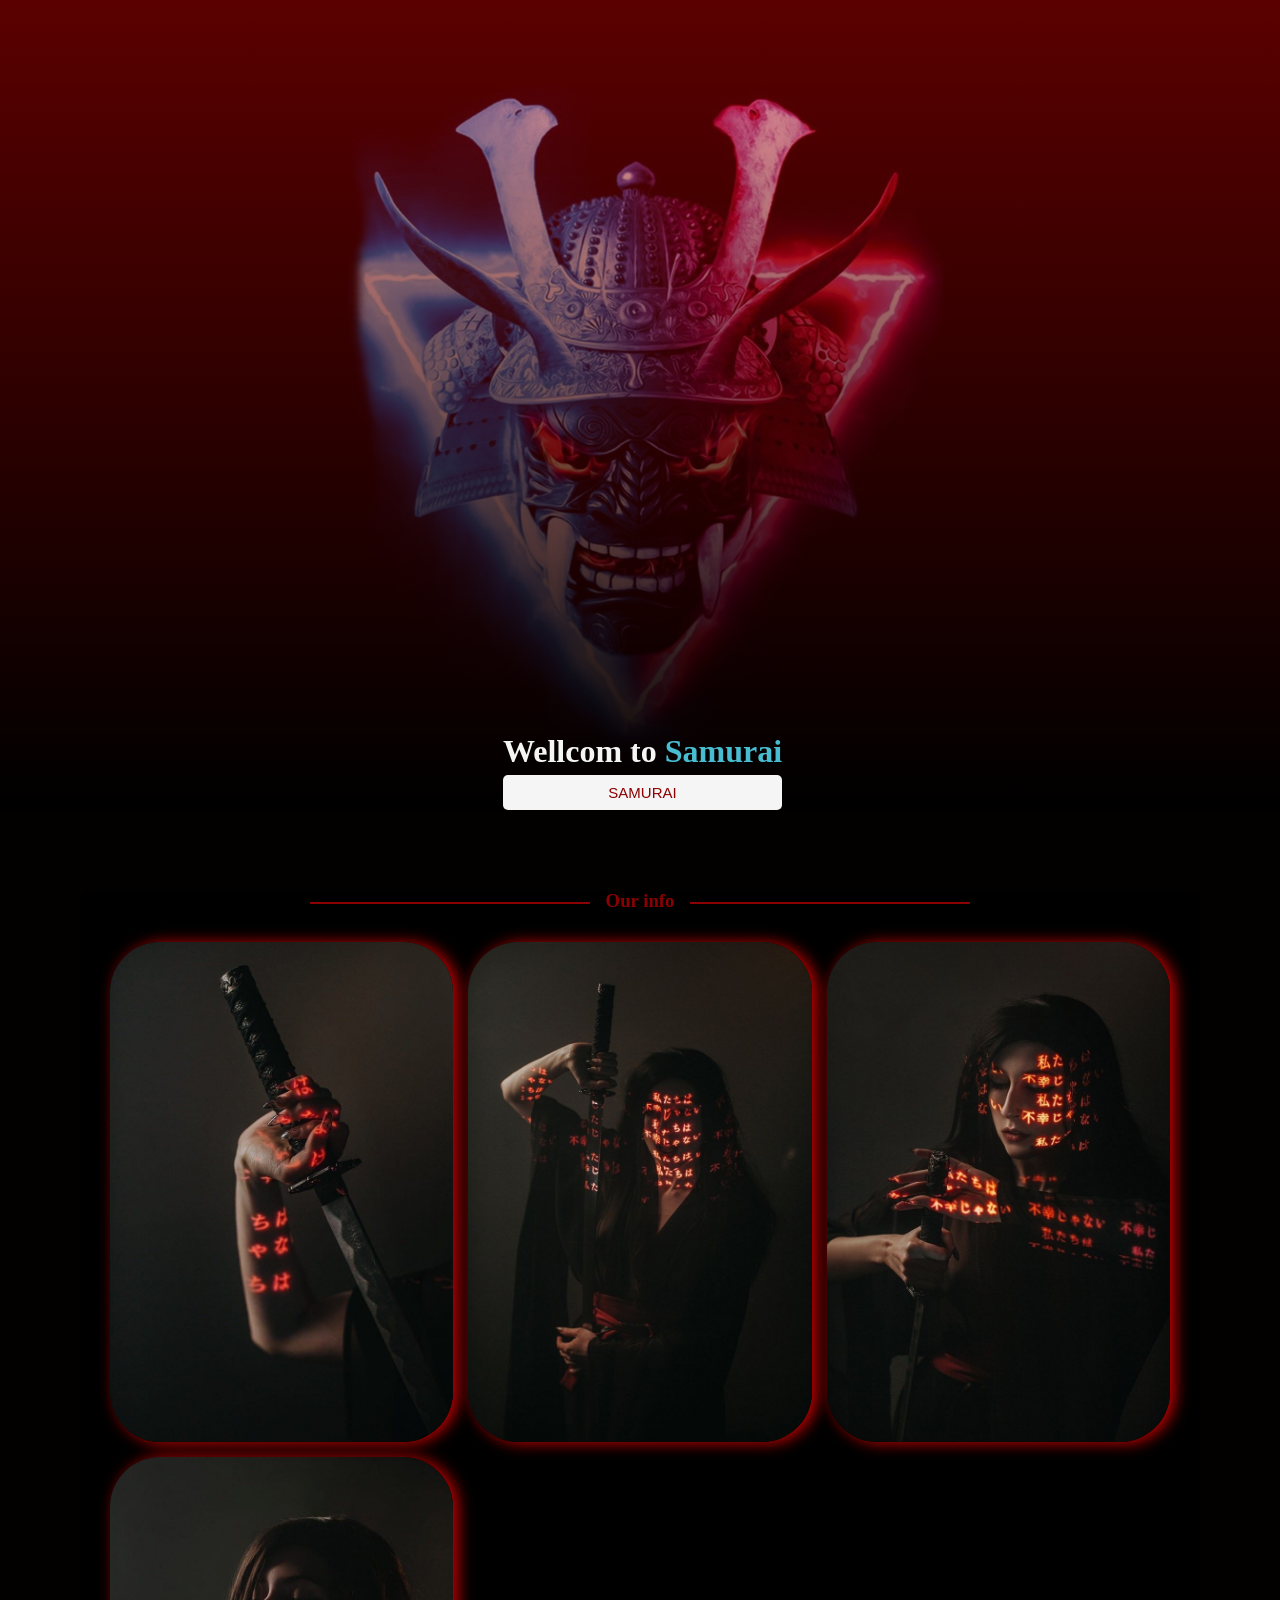
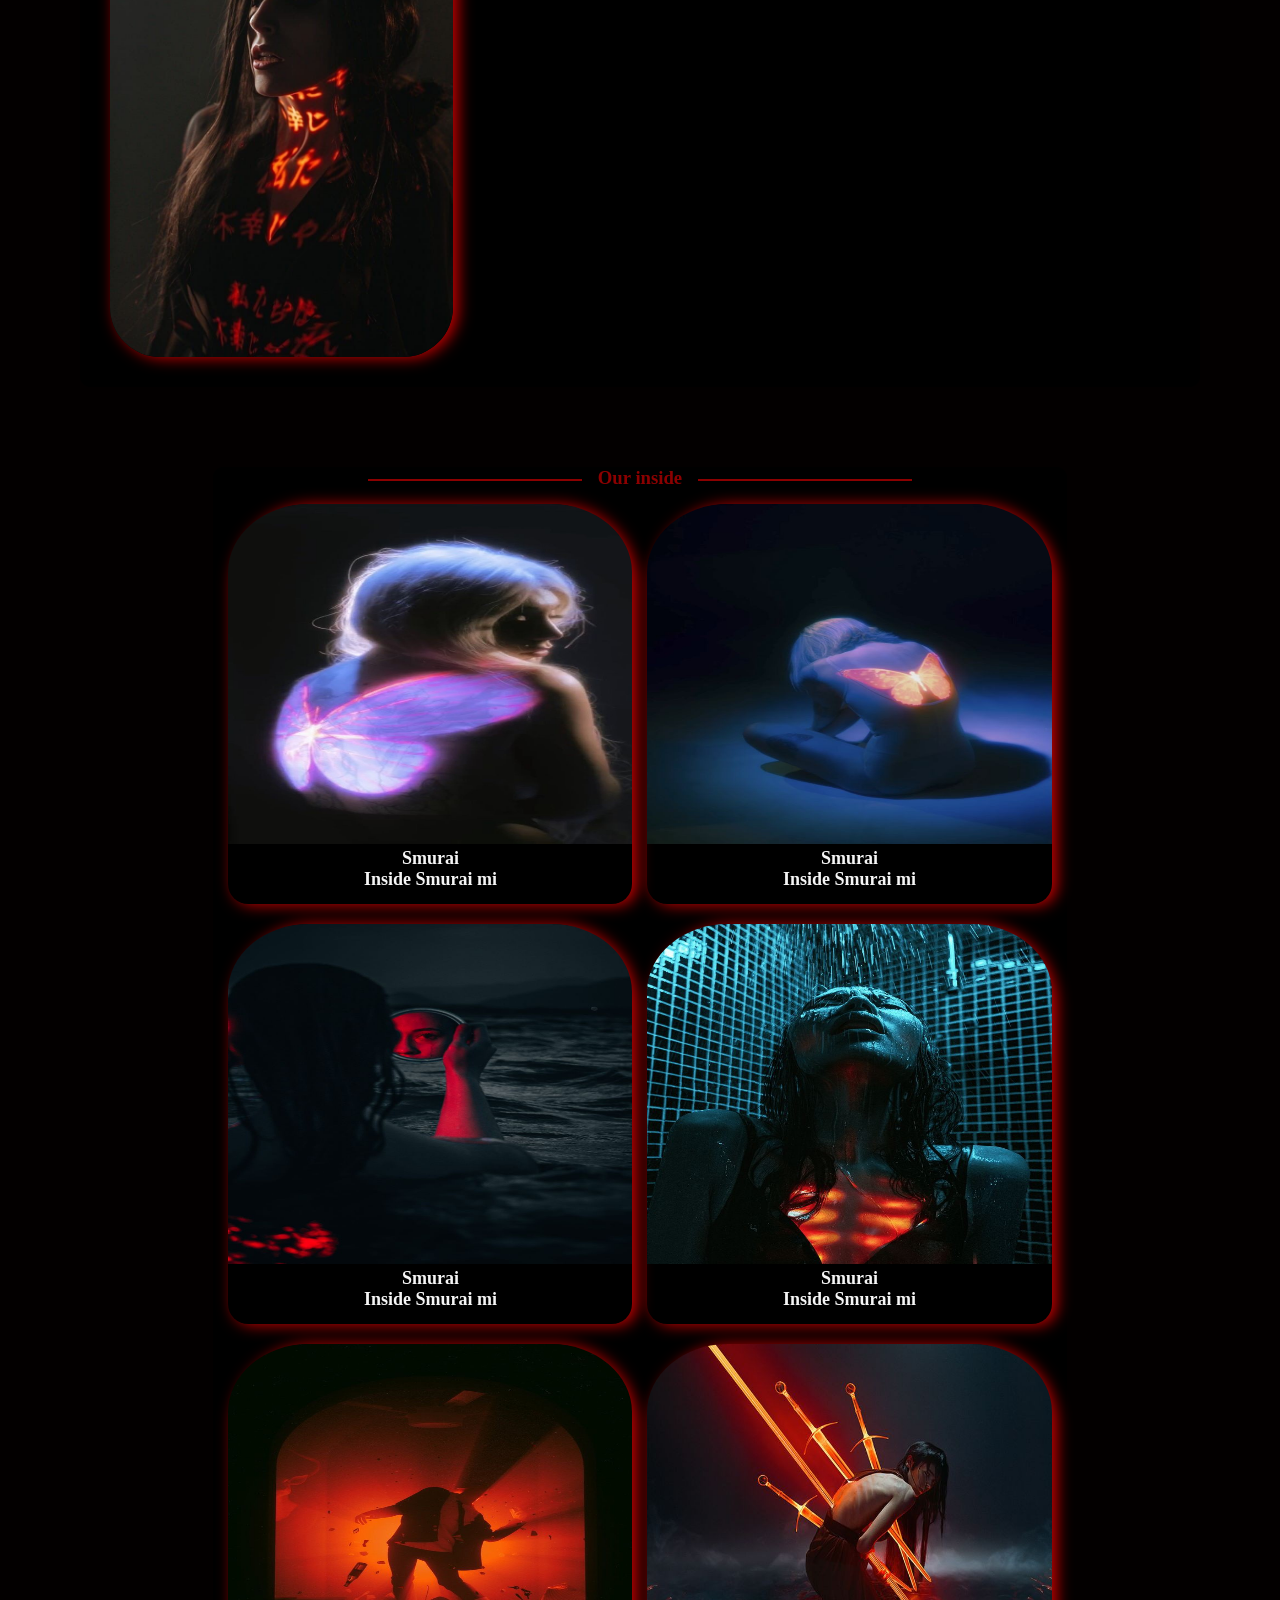
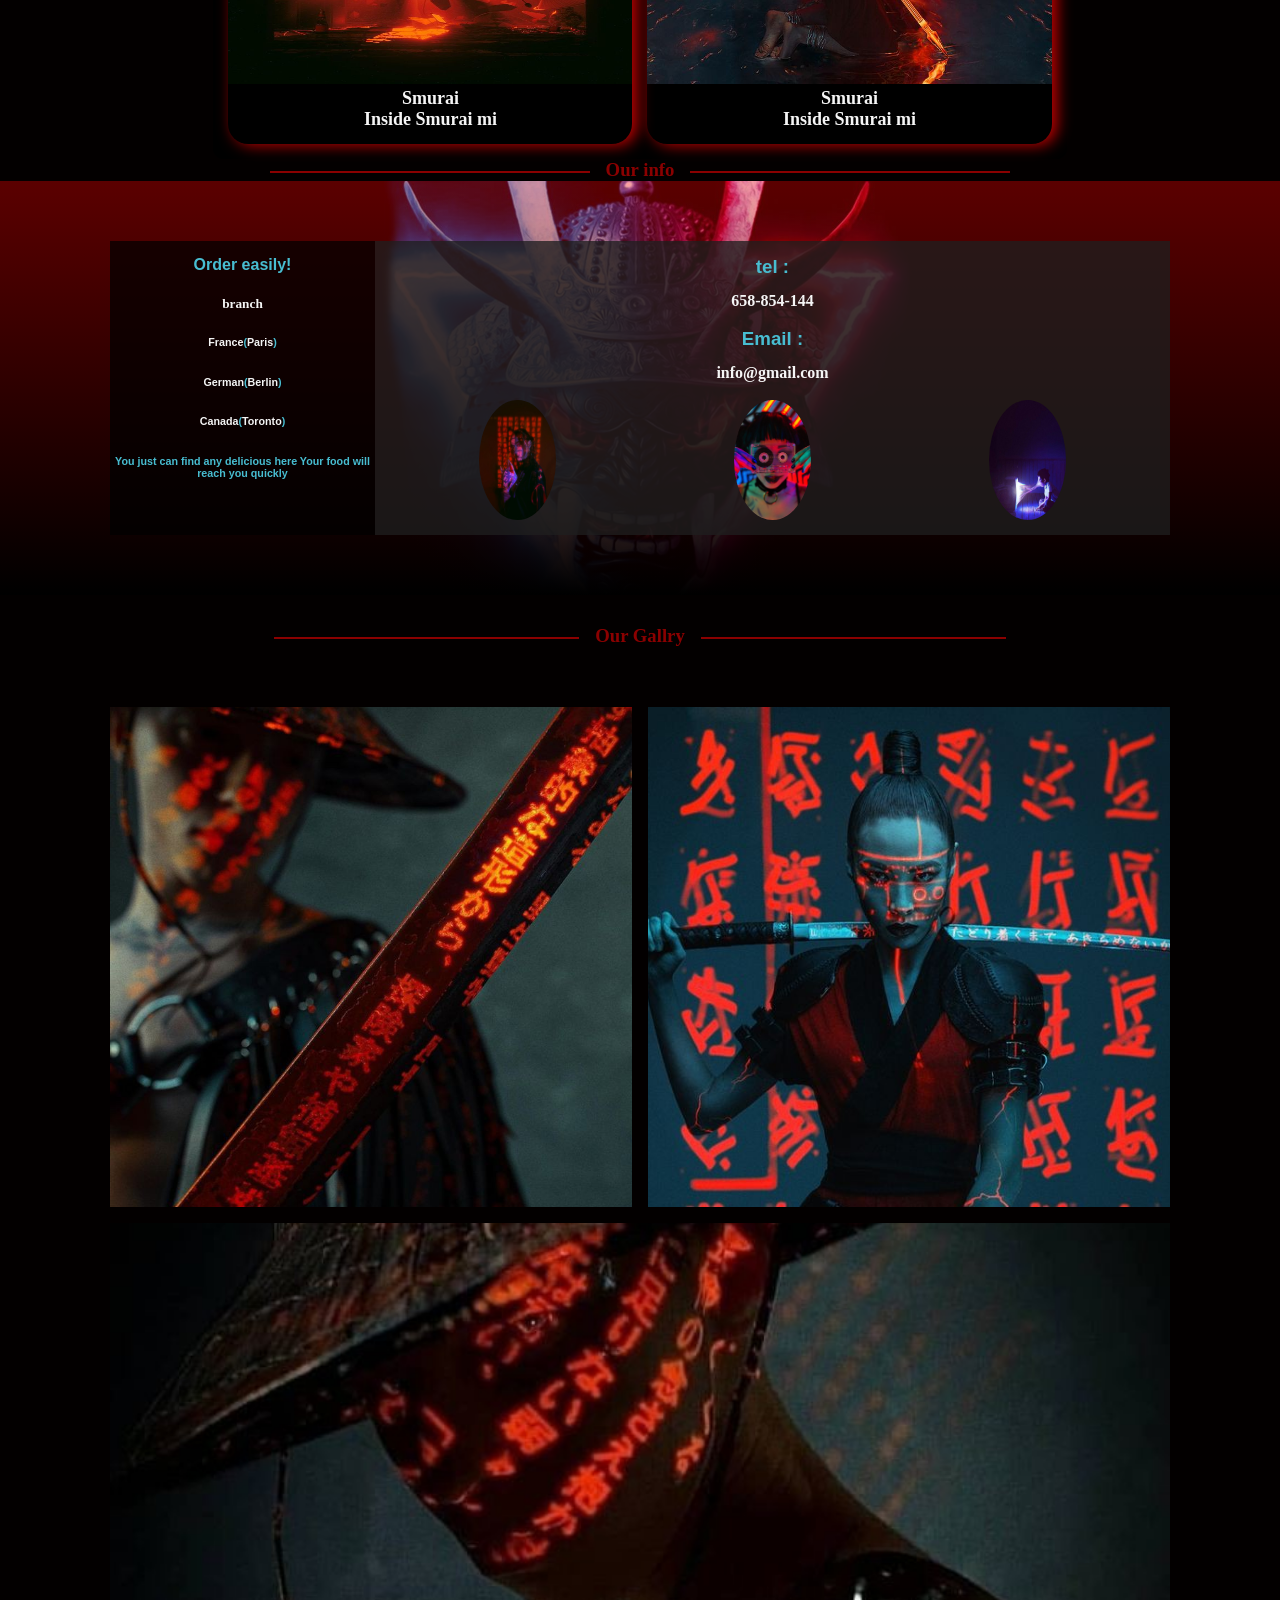
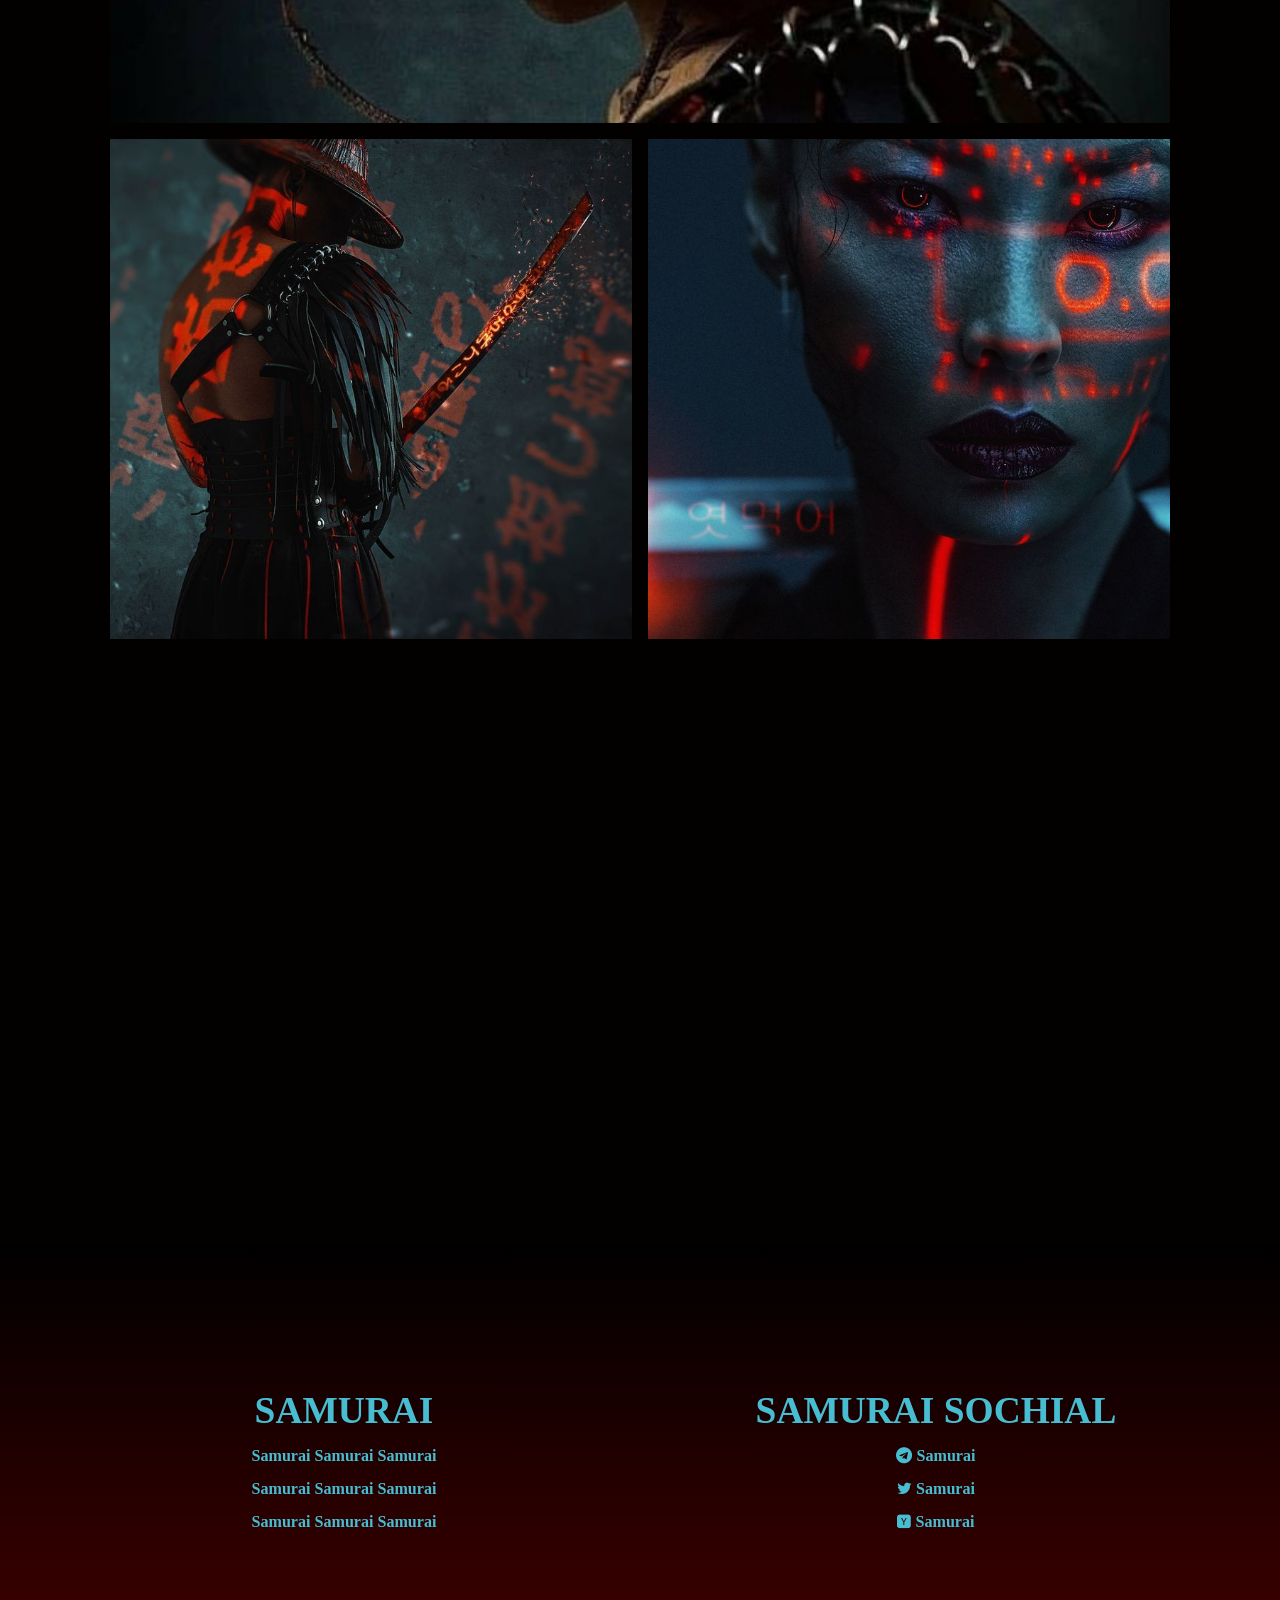
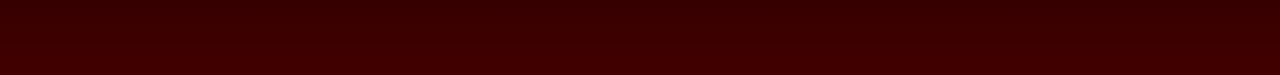
<file: proje.html>
<!DOCTYPE html>
<html lang="en">
<head>
    <meta charset="UTF-8">
    <meta http-equiv="X-UA-Compatible" content="IE=edge">
    <meta name="viewport" content="width=device-width, initial-scale=1.0">
    <link rel="stylesheet" href="https://cdnjs.cloudflare.com/ajax/libs/font-awesome/4.7.0/css/font-awesome.min.css">
    <link rel="stylesheet" href="proje.css">
    <title>Document</title>
</head>
<body>
    <div class="container">
        <header class="header">
           
                <h1 class="text1-header">Wellcom to <span class="text2-header">Samurai</span></h1>
            <button class="btn-header">SAMURAI</button>
           
            
        </header>

        <section class="story">
            <div class="story-title-section">
                <h3 class="title-title">Our info</h3>
            </div>
            <section class="story-img-section">
                <img  class="imgs-story"  src="img-story1.jpg" alt="">
                <img  class="imgs-story"  src="img-story2.jpg" alt="">
                <img  class="imgs-story"  src="img-story3.jpg" alt="">
                <img  class="imgs-story"  src="img-story4.jpg" alt="">
            </section>
        </section>
        <section class="service">
            <div class="service-title-section">
                <h3 class="title-title">Our inside</h3>
            </div>
           
            <section class="section-service">
                <div class="box-section-service">
                    <img class="imgs-service" src="img-service1.jpg" alt="opss!!!">
                    <h4 class="title-service1">Smurai</h4>
                    <h6 class="title-service2">Inside Smurai mi</h6>
                </div>

                <div class="box-section-service">
                    <img class="imgs-service" src="img-service2.jpg" alt="opss!!!">
                    <h4 class="title-service1">Smurai</h4>
                    <h6 class="title-service2">Inside Smurai mi</h6>
                </div>

                <div class="box-section-service">
                    <img  class="imgs-service" src="img-service3.jpg" alt="opss!!!">
                    <h4 class="title-service1">Smurai</h4>
                    <h6 class="title-service2">Inside Smurai mi</h6>
                </div>

                <div class="box-section-service">
                    <img  class="imgs-service" src="img-service4.jpg" alt="opss!!!">
                    <h4 class="title-service1">Smurai</h4>
                    <h6 class="title-service2">Inside Smurai mi</h6>
                </div>

                <div class="box-section-service">
                    <img  class="imgs-service" src="img-service5.jpg" alt="opss!!!">
                    <h4 class="title-service1">Smurai</h4>
                    <h6 class="title-service2">Inside Smurai mi</h6>
                </div>

                <div class="box-section-service">
                    <img  class="imgs-service" src="img-service6.jpg" alt="opss!!!">
                    <h4 class="title-service1">Smurai</h4>
                    <h6 class="title-service2">Inside Smurai mi</h6>
                </div>
            </section>
        </section>
        <section class="revers">

            <div class="reverse-title-section">
                <h3 class="title-title">Our info</h3>
            </div>

            <section class="revers-section">
                <div class="left-revers">
                    <h4 class="revers-title-left">Order easily!</h4>
                    <h5 class="revers-branch-left">branch</h5>
                    <h6 class="order-text-left">France<span class="parantes-left-revers">(</span>Paris<span class="parantes-left-revers">)</span></h6>
                    <h6 class="order-text-left">German<span class="parantes-left-revers">(</span>Berlin<span class="parantes-left-revers">)</span></h6>
                    <h6 class="order-text-left">Canada<span class="parantes-left-revers">(</span>Toronto<span class="parantes-left-revers">)</span></h6>
                    <h6 class="order-info-left">You just can find any delicious here Your food will reach you quickly</h6>
                </div>
                <div class="right-revers">
                    <h3 class="right-title">tel :</h3>
                    <h4>658-854-144</h4>
                    <h3 class="right-title">Email :</h3>
                    <h4>info@gmail.com</h4>
                    <div class="right-box">
                        <img class="right-box-img" src="img-revers1.jpg" alt="">
                        <img class="right-box-img" src="img-revers2.jpg" alt="">
                        <img class="right-box-img" src="img-revers3.jpg" alt="">
                    </div>
                </div>
            </section>
        </section>
        <section class="gallery">
            <div class="gallery-title-section">
                <h3 class="title-title">Our Gallry</h3>
            </div>

            <section class="section-gallery">
                <div class="section-gallery-img     img-gallery1"></div>
                <div class="section-gallery-img     img-gallery2"></div>
                <div class="section-gallery-img     img-gallery3"></div>
                <div class="section-gallery-img     img-gallery4"></div>
                <div class="section-gallery-img     img-gallery5"></div>
            </section>
        </section>
        <section class="footer">
           

            <div class="footer-section">

                <ul class="ul-footer">
                    <li class="li-title-footer">
                        <h3 class="h3-titile-footer">SAMURAI</h3>
                    </li>
                    <li class="li-text-footer">
                        <h6 class="h6-info-footer">Samurai Samurai Samurai</h6>
                    </li>

                    <li class="li-text-footer">
                        <h6 class="h6-info-footer">Samurai Samurai Samurai</h6>
                    </li>

                    <li class="li-text-footer">
                        <h6 class="h6-info-footer">Samurai Samurai Samurai</h6>
                    </li>
                </ul>
                <ul class="ul-footer">
                    <li class="li-title-footer">
                        <h3 class="h3-titile-footer">SAMURAI SOCHIAL</h3>
                    </li>
                    <li class="li-text-footer-telegram">
                        <h6 class="h6-info-footer"><i class="fa fa-telegram"></i>  Samurai</h6>
                    </li>

                    <li class="li-text-footer-twitter">
                        <h6 class="h6-info-footer"><i class="fa fa-twitter" aria-hidden="true"></i>  Samurai</h6>
                    </li>

                    <li class="li-text-footer-hackernews">
                        <h6 class="h6-info-footer"><i class="fa fa-hacker-news" aria-hidden="true"></i>  Samurai</h6>
                    </li>
                </ul>
            </div>
        </section>

        
    </div>
</body>
</html>
</file>
<file: css.css>
/* --- start container --- */
:root{
    --orange: #E76F51;
    --grey: #D2D2D2;
    --dark: #3B3537;
    --bg-color: #ffefea;
    --bg-newslatter: #ffd8c8;
}

/* ---media screen--- */
.container{
    width: 100%;
    padding-left: 1.5rem;
    padding-right: 1.5rem;
    margin-left: auto;
    margin-right: auto;
}

@media (min-width: 576px){
    .container{
        width: 54rem;
    }
}

@media (min-width: 768px){
    .container{
        width: 72rem;
    }
}

@media (min-width: 992px){
    .container{
        width: 96rem;
    }
}

@media (min-width: 1200px){
    .container{
        width: 114rem;
    }
}

@media (min-width: 1400px){
    .container{
        width: 137rem;
    }
}
/* ---media screen--- */

/* ==== helper class === */
.btn{
    cursor: pointer;
    text-decoration: none;
    display: block;
    width: 18rem;
    height: 5rem;
    /* line-height: 5rem; */
    /* text-align: center; */
    background-color: var(--dark);
    color: #fff;
    border-radius: 10rem;
    margin: 0 auto;    
    display: flex;
    align-items: center;
    justify-content: center;
}
/* ==== helper class === */

/* --- end container --- */

html{
    box-sizing: border-box;
    /* font-size: 10px; */ font-size: 62.5%;
    scroll-behavior: smooth;
}

*,*::after,*::before{
    box-sizing: inherit;
    margin: 0;
    padding: 0;
}

body{
    line-height: 1.6;
    font-size: 1.6rem;
    font-family: "VazirFD";
    background-color: var(--bg-newslatter);
}

/* --- start Destinations --- */
    
.Destinations{
    text-align: center;
    padding: 6rem 0;
    color: var(--dark);
}
.Destination__logo{

}
.Destination__title{
    font-weight: bold;
    max-width: 28rem;
    margin: 4rem auto;
}
.destination__btn{
    background-color: transparent;
    border: 3px solid var(--orange);
    color: var(--orange);
    margin: 4rem auto;
    transition: all 250ms ease-in-out;
}
.destination__btn:hover{
    background-color: var(--dark);
    color: var(--bg-color);
    border: 3px solid var(--bg-color);
}

.Destination__places{
    display: flex;
    align-items: center;
    justify-content: center;
    flex-grow: 1;
    flex-wrap: wrap;
    /* gap: 2rem; */
    margin-left: -1rem;
    margin-right: -1rem;
    margin-top: -1rem;
}
.place{
    display: flex;
    flex-grow: 1;
    align-items: center;
    justify-content: space-between;
    flex-direction: column;
    margin-left: 1rem;
    margin-right: 1rem;
    margin-top: 1rem;
    border-radius: 2rem;
    background-color: #fff;
    color: var(--dark);
    padding: 3rem;
    max-width: 40rem;
    height: 42rem;
}
.place__baner{
    position: relative;
    height: 18rem;
    overflow: hidden;
    border-radius: 2rem;
}
.place__baner__img{
    width: 100%;
    height: 100%;
    object-fit: cover;
}
.place__baner__like{
    position: absolute;
    top: 1rem;
    right: 1rem;
    display: flex;
    align-items: center;
    justify-content: center;
    background-color: #fff;
    padding: 0.8rem;
    border-radius: 1.5rem;
}
.svg-like{
    cursor: pointer;
}
.place__baner__price{
    position: absolute;
    right: 0;
    left: 0;
    background-color: #fff;
    color: var(--orange);
    border-radius: 1rem;
    bottom: -1rem;
    width: 10rem;
    margin: 0 auto;
    padding: 0.5rem 0 ;
    text-align: center; 
}
.place__title{
    margin: 2rem 0 0.5rem;
}
.place__caption{

}
.place__link{
    font-size: 1.5rem;
    color: var(--dark);
    background-color: rgb(141, 141, 141 ,0.4);
    margin: 1rem auto;
    transition: all 200ms ease-in-out;
}
.place__link:hover{
    background-color: var(--dark);
    color: var(--bg-color);
}

/* --- end Destinations --- */


/* --- start allBasketPrice --- */

    .allBasketPrice{
        text-align: center;
        font-size: 1.6rem;
        display: flex;
        flex-wrap: wrap;
        justify-content: center;
        align-items: center;
        padding-bottom: 1rem;
        padding-top: 1rem;

    }
    .wrapper-bascket{
        display: grid;
        grid-template-rows: auto;
        grid-template-columns: repeat(4 , 1fr);
        align-items: center;
        justify-content: space-evenly;
        border-bottom: 1px solid black;
        width: 92%;
        padding-top: 1rem;
        padding-bottom: 1rem;
        
    }
    .title-all-bascket{
    color: var(--dark);
    text-align: center;
    border-bottom: 1px solid black; 
    margin: 0 auto;
    width: 92%;
    }
    .btn__delete{
    }
    .btn-delete{
        cursor: pointer;
        width: 10rem;
        height: 5rem;
        background-color: var(--orange);
        color: var(--bg-color);
        border-radius: 2rem;
        border: none;
        outline: none;
        transition: all 200ms ease-in-out;
    }
    .btn-delete:hover{
        background-color: darkred;
    }
    .qty{
        background-color:var(--bg-color);
        display: flex;
        align-items: center;
        justify-content: center;
        width: 9rem;
        padding: 0.5rem 0.5rem;
        border-radius: 2rem;
        text-align: center;
        margin: 0 auto;
    }
    .qty-number{
    }
    .price-procducts{
        background-color:var(--bg-color);
        display: flex;
        align-items: center;
        justify-content: center;
        width: 9rem;
        padding: 0.5rem 0.5rem;
        border-radius: 2rem;
        text-align: center;
        margin: 0 auto;
    }
    .product__price{
    }
    .productn-n{
        background-color: var(--bg-color);
        padding: 0.5rem 1rem;
        border-radius: 1.5rem;

    }
    .productn-n__name{

    }
    
    .total-products-price{
        background-color: var(--bg-color);
        display: flex;
        flex-direction: column;
        align-items: center;
        justify-content: center;
        margin: 1.5rem auto 3rem auto;
        border-radius: 2rem;
        padding: 1rem 0 ;
        text-align: center;
        max-width: 92%;
    }
    .payment{
        cursor: pointer;
        text-decoration: none;
        width: 10rem;
        padding: 0.5rem 1rem;
        border-radius: 1.5rem;
        background-color: thistle;
        color: var(--dark);
    }

/* --- end allBasketPrice --- */
</file>
<file: font.css>
@font-face {
    font-family: 'VazirFD';
    src: url(./Vazir-FD.woff);
}
</file>
<file: app.css>
:root{
    --orange: #E76F51;
    --grey: #D2D2D2;
    --dark: #3B3537;
    --bg-color: #ffefea;
    --bg-newslatter: #ffd8c8;
}
html{
    box-sizing: border-box;
    /* font-size: 10px; */ font-size: 62.5%;
    scroll-behavior: smooth;
}
*,*::after,*::before{
    box-sizing: inherit;
    margin: 0;
    padding: 0;
}

body{
    line-height: 1.6;
    font-size: 1.6rem;
    font-family: "VazirFD";
    background-color: var(--bg-color);
}

/* ==== helper class === */
.btn{
    cursor: pointer;
    text-decoration: none;
    display: block;
    width: 18rem;
    height: 5rem;
    /* line-height: 5rem; */
    /* text-align: center; */
    background-color: var(--dark);
    color: #fff;
    border-radius: 10rem;
    margin: 0 auto;    
    display: flex;
    align-items: center;
    justify-content: center;
}
/* ==== helper class === */

/* --- start header --- */

    .header{
        background-image: linear-gradient(rgba(59,55,53,0.5),rgba(59,55,53,0.5)) , url(header-bg.jpg);
        background-position: center;
        background-size: cover;
        min-height: 80vh;
        border-bottom-left-radius: 10rem;
        border-bottom-right-radius: 10rem;
    }
    
    /* --- NAV --- */
    .nav{
        display: flex;
        justify-content: space-between;
        align-items: center;
        padding: 1rem 0;
    }
    /* --- NAV --- */

    
    /* --- Nav Wrapper--- */
    .nav__wrapper{
        display: flex;
        align-items: center;
    }
    /* --- Nav Wrapper--- */

    /* --- Logo --- */
    .app-logo{
        display: block;
        width: 5.5rem;
        height: 5.5rem;
        margin-right: 2rem;
    }
    .app-logo__img{
        width: 100%;
        height: 100%;
    }
    /* --- Logo --- */

    /* --- Menu --- */
    .menu{
        display: none;
    }
    .menu__item{
        list-style-type: none;
        margin-right: 1.5rem;
    }
    .menu__link{
        text-decoration: none;
        color: var(--grey);
        transition: color 250ms ease-in;
        position: relative;
        z-index: 1;
    }
    .menu__link:hover{
        color: #fff;
    }
    .menu__link--active{
        color: #fff;
    }
    .menu__link--active::before{
        position:absolute;
        content: ' ';
        width: 4rem;
        height: 0.2rem;
        background-color: var(--orange);
        top: 8px;
        right: 0;
        left: 0;
        margin: 0 auto;
        transform: rotate(45deg);
        z-index: -1;
        border-radius: 50rem;
    }

    .menu__link--shop::before{
        position:absolute;
        content: ' ';
        width: 4rem;
        height: 0.2rem;
        background-color: var(--orange);
        top: 3rem;
        right: 0;
        left: 0;
        margin: 0 auto;
        transform: rotate(0);
        z-index: -1;
        border-radius: 50rem;
    }
    .menu__link--shop::after{
        position:absolute;
        content: ' ';
        width: 4rem;
        height: 0.2rem;
        background-color: var(--orange);
        top: -0.7rem;
        right: 0;
        left: 0;
        margin: 0 auto;
        transform: rotate(0);
        z-index: -1;
        border-radius: 50rem;
    }
    .menu__link--shop:hover{
        color: var(--orange);
    }
    /* --- Menu --- */

    /* --- MOBILE Nav Menu --- */
    .nav-menu{
        position: fixed;
        width: 20rem;
        top: 0;
        left: -20rem;
        bottom: 0;
        background-color: var(--orange);
        padding: 2rem;
        transition: all 250ms ease-in-out;
        z-index: 1;
    }
    .nav-menu__title-name{
        color: #fff;
    }
    .nav-menu__title-line{
        display: block;
        width: 13rem;
        height: 0.5rem;
        background-color: var(--dark);
        margin: 2rem 0;
    }
    .mobaile-menu{
        list-style-type: none;
        margin-bottom: 2rem;
        
    }
    .mobaile-menu__item{
        margin-bottom: 1rem;
    }
    .mobaile-menu__link{
        text-decoration: none;
        color: aliceblue;
        position: relative;
        transition: all 250ms ease-in-out;
    }
    .mobaile-menu__link::before{
        position: absolute;
        content: " ";
        top: 0;
        left: 0;
        bottom: 0;
        width: 0;
        height: 0.5rem;
        margin: auto;
        border-radius: 5rem;
        background-color: var(--dark);
        transition: all 250ms ease-in-out;
    }
    .mobaile-menu__link:hover{
        padding-left: 2rem;
    }
    .mobaile-menu__link:hover::before{
        width: 1.6rem;
    }
    .mobaile-nav__links{
        display: flex;
    }
    .mobaile-nav__link{
        color: aliceblue;
        text-decoration: none;
        display: block;
        /* border-radius: 1rem; */
        border: 1px solid #343434;
        padding: 1rem;
        flex-basis: 50%;
        text-align: center;
    }
    .mobaile-nav__link-border{
background-color: var(--dark);
    }
    
    /* --- MOBILE Nav Menu --- */

    /* --- Header Links --- */
    .nav__links{
        display: none;
    }
    .nav__link{
        color: aliceblue;
        text-decoration: none;
        margin-left: 1rem;
        font-weight: bold;
    }
    .nav__link--border{
        border: 3px solid aliceblue;
        padding: 1rem 2rem;
        border-radius: 2rem;
        transition: all 250ms ease-in-out;
    }   
    .nav__link--border:hover{
        background-color: #fff;
        color: var(--dark);
    }
    /* --- Header Links --- */

    /* --- hamberger Nav Btn --- */
    .nav__btn{
        width: 5rem;
        height: 5rem;
        border-radius: 2rem;
        background-color: #fff;
        display: flex;
        align-items: center;
        justify-content: center;
        cursor: pointer;
    }
    .nav__btn-line{
        display: block;
        position: relative;
        width: 3rem;
        height: 0.4rem;
        border-radius: 2rem;
        background-color: var(--orange);
        transition: all 150ms ease-in-out;
    }
    .nav__btn-line::before,.nav__btn-line::after{
        content: " ";
        position: absolute;
        display: block;
        width: 3rem;
        height: 0.4rem;
        border-radius: 2rem;
        background-color: var(--orange);
        transition: all 250ms ease-in-out;
    }
    .nav__btn-line::before{
        top: -0.8rem;
    }
    .nav__btn-line::after{
        top: 0.8rem;
    }
    
    .nav__btn--open .nav__btn-line{
        background-color: transparent;
    }
    .nav__btn--open .nav__btn-line::after{
        transform: translateY(-8px) rotate(-45deg);
    }
    .nav__btn--open .nav__btn-line::before{
        transform: translateY(8px) rotate(45deg);
    }
    /* --- hamberger Nav Btn --- */

    /* ---header content--- */
    
    .header-content{
        text-align: center;
        color: #fff;
        margin-top: 4rem;
        display: flex;
        flex-direction: column;
        justify-content: space-evenly;
    }
    .header-content__title{
        font-size: 4rem;
        line-height: 1.3;
        margin: 2rem auto;
        max-width: 34rem;
    }
    .header-content__caption{
        font-size: 1.5rem;
        margin: 2rem auto;
        max-width: 29rem;
    }
    .header-content__link{
        background-color: var(--orange);
        color: #fff;   
    }

    /* ---header content--- */

    /* ---end header--- */
    


    /* --- start main--- */
    .main{
        padding: 5rem 0;
    }
    /* --- main main--- */
    
    /* --- start services--- */
    .services{
        margin-top: -15rem;
        display: flex;
        flex-wrap: wrap;
        /* gap:2rem; */
        margin-right: -1rem;
        margin-left : -1rem;        
    }
    
    .service{
        background-color: wheat;
        margin: 2rem 0;
        border-radius: 2rem;
        color: var(--dark);
        text-align: center;
        padding: 2rem 4rem;
        display: flex;
        flex-direction: column;
        align-items: center;
        justify-content: space-evenly;
        height: 30rem;
        width: 25rem;
        flex-grow: 1;
        margin-right: 1rem;
        margin-left : 1rem;        
    }
    .service__svg{
        display: block;
    }
    .service__title{
        
    }
    .service__caption{
        
    }



    /* --- end services --- */
    


    /* --- start Destinations --- */
    
    .Destinations{
        text-align: center;
        padding: 6rem 0;
        color: var(--dark);
    }
    .Destination__logo{

    }
    .Destination__title{
        font-weight: bold;
        max-width: 28rem;
        margin: 4rem auto;
    }
    .destination__btn{
        background-color: transparent;
        border: 3px solid var(--orange);
        color: var(--orange);
        margin: 4rem auto;
        transition: all 250ms ease-in-out;
    }
    .destination__btn:hover{
        background-color: var(--dark);
        color: var(--bg-color);
        border: 3px solid var(--bg-color);
    }

    .Destination__places{
        display: flex;
        align-items: center;
        justify-content: center;
        flex-grow: 1;
        flex-wrap: wrap;
        /* gap: 2rem; */
        margin-left: -1rem;
        margin-right: -1rem;
        margin-top: -1rem;
    }
    .place{
        display: flex;
        flex-grow: 1;
        align-items: center;
        justify-content: space-between;
        flex-direction: column;
        margin-left: 1rem;
        margin-right: 1rem;
        margin-top: 1rem;
        border-radius: 2rem;
        background-color: #fff;
        color: var(--dark);
        padding: 3rem;
        max-width: 40rem;
        height: 42rem;
    }
    .place__baner{
        position: relative;
        height: 18rem;
        overflow: hidden;
        border-radius: 2rem;
    }
    .place__baner__img{
        width: 100%;
        height: 100%;
        object-fit: cover;
    }
    .place__baner__like{
        position: absolute;
        top: 1rem;
        right: 1rem;
        display: flex;
        align-items: center;
        justify-content: center;
        background-color: #fff;
        padding: 0.8rem;
        border-radius: 1.5rem;
    }
    .svg-like{
        cursor: pointer;
    }
    .place__baner__price{
        position: absolute;
        right: 0;
        left: 0;
        background-color: #fff;
        color: var(--orange);
        border-radius: 1rem;
        bottom: -1rem;
        width: 10rem;
        margin: 0 auto;
        padding: 0.5rem 0 ;
        text-align: center; 
    }
    .place__title{
        margin: 2rem 0 0.5rem;
    }
    .place__caption{

    }
    .place__link{
        color: #838383;
        background-color: rgb(141, 141, 141 ,0.4);
        margin: 1rem auto;
        transition: all 200ms ease-in-out;
    }
    .place__link:hover{
        background-color: var(--dark);
        color: var(--bg-color);
    }

    /* --- end Destinations --- */
    
    /* ---  start newslatter --- */
    .newslatter{
      background-color: var(--bg-newslatter);
      border-radius: 2rem;
      color: var(--dark);
      text-align: center;
      padding: 4rem 3rem;
      margin-left: 0;
      margin-right: 0;
      display: flex;
      flex-direction: column-reverse;
      align-items: center;
      justify-content: space-between;
    }
    .newslatter__content{
        max-width: 40rem;
    }
    .newslatter__title{
        /* text-align: left; */
        font-weight: bold;
        max-width: 20rem;
        margin:  2rem auto;
        line-height: 1.4;
    }
    .newslatter__caption{
    /* text-align: left; */
     max-width: 50rem;
     margin: 2rem 0;
    }
    .newslatter__email-box{
        background-color: #fff;
        border-radius: 1rem;
        overflow: hidden;
        position: relative;
        display: flex;
        flex-grow: 1;
        align-items: center;
        justify-content: space-between;
    }
    .newslatter__input{
        border: none;
        outline: none;
        text-align: left;
        padding: 2rem 3rem;
        margin-left: 3rem;
        font-size: 1.5rem;
    }

    .email__logo-svg{
        position: absolute;
        top: 2.1rem;
        left: 2rem;
    }
    .send__logo{
        border: none;
        background-color: var(--orange);
        padding: 0.5rem;
        border-radius: 0.5rem;
        position: absolute;
        top: 1.3rem;
        right: 2rem;
        cursor: pointer;
    }
    .send-svg{

    }
    .newslatter__bg-img{
        display: flex;
        flex-grow: 1;
        max-width: 40rem;
    }
    .bg-img__img{
        width: 100%;
    }
    /* --- end newslatter --- */

    /* --- start footer --- */

    .footer{
        background-color: var(--bg-newslatter);
        border-top-left-radius: 10rem;
        border-top-right-radius: 10rem;
        color: var(--dark);
        padding: 6rem 0 3rem 0;
    }
    
    
    .footer-wrapper{
    /* display: flex; */
    justify-content: space-between;
    }
    
    
    .footer-left{
    max-width: 62rem;
    }
    .footer__content{
    
    }
    .footer__title{
    margin-bottom: 1.5rem;
    }
    .footer__discription{
    
    }
    .footer__app{
    margin: 2rem 0;
    display: none;
    }
    .footer-app__title{
    margin: 1.5rem 0;
    }
    .footer-app__link{
    
    }
    .footer-app__link-img{
    
    }
    
    
    .footer-right{
    display: flex;
    flex-wrap: wrap;
    margin: 2rem 0;
}
.footer-lists{
    margin-bottom: 2rem;
    width: 18rem;
    margin-left: 1rem;
    }
    .footer-list-title{
    
    }
    .footer-ul{
    list-style-type: none;
    }
    .footer-li{
    }
    .footer-link{
    text-decoration: none;
    color: var(--dark);
    }
    .footer-link:hover{
        text-decoration: underline;
    }
    .footer__app--mobaile{
        display: block;
    }
    .footer-copyright{
        font-weight: bold;
        text-align: center;
        margin-top: 3rem;
    }
    /* --- end footer --- */
</file>
<file: grid.css>
/* ---media screen--- */
.container{
    width: 100%;
    padding-left: 1.5rem;
    padding-right: 1.5rem;
    margin-left: auto;
    margin-right: auto;
}

@media (min-width: 576px){
    .container{
        width: 54rem;
    }
}

@media (min-width: 768px){
    .container{
        width: 72rem;
    }
}

@media (min-width: 992px){
    .container{
        width: 96rem;
    }
}

@media (min-width: 1200px){
    .container{
        width: 114rem;
    }
}

@media (min-width: 1400px){
    .container{
        width: 137rem;
    }
}
/* ---media screen--- */
</file>
<file: responsive.css>
@media (min-width: 576px){

}

@media (min-width: 768px){
    .nav__btn , .nav-menu{
        display: none;
    }
    .footer-wrapper{
        display: flex;
    }
    .footer__app{
    display: block;
    }

    .footer__app--mobaile{
        display: none;
    }

    .menu{
        display: flex;
    }
    
    .header-content{
        margin: 13rem 0;
    }

    .newslatter{
        flex-direction: row;
    }

    .newslatter__title{
        text-align: left;
        margin: 2rem 0;
    }
    .newslatter__caption{
        text-align: left;
    }
}

@media (min-width: 992px){
    .nav__links{
        display: block;
    }
    
    .header-content__caption{
        max-width: 42rem;
    }

}

@media (min-width: 1200px){

}

@media (min-width: 1400px){

}
</file>
<file: proje.css>
*{
    box-sizing: border-box;
    margin: 0;
    padding: 0;
}
body{
    background-color: rgb(3, 0, 0);
}
.container{
    display: grid;
    grid-template-columns: repeat(6 , 1fr);
    grid-template-rows: 90vh repeat(5 , max-content);

}

/* ---start header--- */
.header{
    background-image: linear-gradient(to bottom , rgba(255, 0, 0, 0.356) , black ) , url(header-main.jpg);
    background-size:cover;
    background-position: center;
    background-repeat: no-repeat;
    grid-column: 1/-1;
    color: aliceblue;
    /* padding: 0rem 15rem; */
    display: grid;
    grid-template-rows: repeat( auto-fit, min-content);
    grid-template-columns: repeat( auto-fit, max-content);

    grid-gap: 5px;

    justify-content: center;
    align-content: end;
}


.text1-header{
    color: whitesmoke;
    grid-column:2/3 ;
}
.text2-header{
   color:rgb(72, 189, 209);
   grid-column:2/3 ;
}

.btn-header{
    background-color: whitesmoke;
    border: none;
    border-radius: 5px;
    padding: 9px 6px;
    font-size: 15px;
    color: darkred;
    grid-column: 2/3;
    cursor: pointer;
}
.btn-header:hover{
    background-color: darkred;
    color: whitesmoke;
}

/* ---end header--- */

/* ---start story--- */

.story{
    border-radius: 11px;
    margin: 5rem;
    background-color: black;
    grid-column: 1/-1;
    
}
.story-img-section{
    display: grid;
    justify-content: center;
    grid-gap: 15px;
    padding: 30px;
    grid-template-columns: repeat(auto-fit , minmax(300px , 1fr));
}
.img-story{
    display: grid;
    grid-gap: 10px;
    padding: 20px;
    grid-template-columns: repeat(auto-fit, minmax(150px, 1fr));
}

.imgs-story{
    width: 100%;
    height: 500px;
    border-radius:50px;
    box-shadow: 5px 1px 15px rgba(255, 0, 0, 0.781); /* color:rgb(72, 189, 209); */
}

.title-title{
    color: darkred;
    text-align: center;
}
.title-title::after , .title-title::before{
    background-color: darkred;
    content: "";
    display: inline-block;
    position: relative;
    vertical-align: middle;
    width: 25%;
    height: 2px;
}
.title-title::after{
    right: -1rem;
    margin-right: -50%;
}
.title-title::before{
    left: -1rem;
    margin-left: -50%;
}

/* ---end story--- */


/* ---start service--- */
    .service{
        border-radius: 11px;
        background-color: black;
        grid-column: 2/6;
    }

    .section-service{
        display: grid;
        justify-content: center;
        grid-template-rows: repeat(2 , 400px);
        grid-template-columns: repeat(auto-fit , minmax(300px , 1fr));
        grid-auto-rows: 400px;
        grid-gap: 15px;
        grid-row-gap: 20px;
        padding: 15px;
    }

    .box-section-service{
        box-shadow: 5px 1px 15px rgba(255, 0, 0, 0.781); /* color:rgb(72, 189, 209); */
        border-top-left-radius: 20%;
        border-top-right-radius: 20%;
        border-bottom-right-radius: 5%;
        border-bottom-left-radius: 5%;
    }

    .imgs-service{
        width: 100%;
        height: 85%;
        border-top-left-radius: 20%;
        border-top-right-radius: 20%;
        
    }

    .title-service1{
        color: whitesmoke;
        font-size: 18px;
        text-align: center;
        
    }


    .title-service2{
        color: whitesmoke;
        font-size: 18px;
        text-align: center;
        
    }
/* ---end service--- */

/* ---start revers--- */
.revers{
    grid-column: 1/-1;
}
.revers-section{
    background-image: linear-gradient(to bottom , rgba(255, 0, 0, 0.356) , black ) , url(header-main.jpg);
    background-size:cover;
    background-position: center;
    background-repeat: no-repeat;
    display: grid;
    grid-template-columns: 50px repeat(4 , 1fr) 50px;
    padding: 60px;
    text-align: center;
}

.left-revers{
    padding-top: 15px;
    grid-column: 2/3;
    background-color: rgba(0, 0, 0, 0.719);
    color: whitesmoke;
    display: grid;
    grid-template-rows: 0.5fr 0.5fr repeat(3 , 0.5fr) 1fr;
    font-family: sans-serif;
}
.revers-title-left{
    font-family: sans-serif;
    color:rgb(72, 189, 209);
    
}

.parantes-left-revers{
    color:rgb(72, 189, 209);
    font-family: 'Lucida Sans', 'Lucida Sans Regular', 'Lucida Grande', 'Lucida Sans Unicode', Geneva, Verdana, sans-serif;
}

.revers-branch-left{
    
    font-family: cursive;
}

.order-text-left{
    font-family:'Segoe UI', Tahoma, Geneva, Verdana, sans-serif;
    
}

.order-info-left{
    color:rgb(72, 189, 209);
}

.right-revers{
    padding: 15px;
    grid-column: 3/6;
    background-color: rgba(31, 31, 31, 0.767);
    display: grid;
    grid-template-rows: 0.3fr 0.3fr 0.3fr 0.3fr 1fr;
    color: whitesmoke;
}
.right-title{
    color:rgb(72, 189, 209);
    font-family: sans-serif;

}

.right-box{
    display: grid;
    grid-template-columns: repeat(3 , 2fr);
    justify-items: center;
}
.right-box-img{
    width: 30%;
    height: 120px;
    /* clip-path: circle(20% at 50% 50%); */
    border-radius: 50%;
    
}


@media screen and (max-width: 1200px){
    .right-box-img{
        width: 50%;
        height: 100px;
        
    }
}

@media screen and (max-width: 800px) {
    .revers-section {
        grid-template-columns: 15px repeat(4, 1fr) 15px;
    }
    .right-box-img{
        width: 60%;
        height: 80px;
    }
}

@media screen and (max-width: 500px) {
    .revers-section {
        grid-template-columns: 15px repeat(4, 1fr) 15px;
    }
    .right-box-img{
        width: 80%;
        height: 80px;
    }
}

/* ---end revers--- */

/* ---start gallery--- */
    .gallery{
    display: grid;
    grid-column: 1/-1;
    padding: 30px;

    }

    .section-gallery{
        display: grid;
        justify-content: center;
        justify-items: center;
        align-content: center;
        gap: 1rem;
        padding: 60px 5rem;
        grid-template-columns: repeat(3 , 1fr);
        grid-template-rows: repeat(3 , 500px);
        grid-auto-rows: 500px;
        grid-template-areas: "img_gallery1 img_gallery1 img_gallery4" "img_gallery5 img_gallery2 img_gallery4" "img_gallery5 img_gallery3 img_gallery3" ;
    }

    .section-gallery-img{
        width: 100%;
        background-repeat: no-repeat;
        background-position: center;
        background-size:cover;
    }

.img-gallery1{
    grid-area: img_gallery1;
    background-image: url(img-gallery1.jpg);
}

.img-gallery2{
    grid-area: img_gallery2;
    background-image: url(img-gallery2.jpg);
}

.img-gallery3{
    grid-area: img_gallery3;
    background-image: url(img-gallery3.jpg);
}

.img-gallery4{
    grid-area: img_gallery4;
    background-image: url(img-gallery4.jpg);
}

.img-gallery5{
    grid-area: img_gallery5;
    background-image: url(img-gallery5.jpg);
}

@media screen and (max-width: 1800px) {
    .section-gallery {
        grid-template-areas: "img_gallery1 img_gallery1 img_gallery4" "img_gallery2 img_gallery2 img_gallery4" "img_gallery5 img_gallery5 img_gallery3" ;
    }
} 

@media screen and (max-width: 1300px) {
    .section-gallery {
        grid-template-columns: repeat(2 , 1fr);
        grid-template-rows: repeat(3 , 500px)500px;
        grid-template-areas: "img_gallery1 img_gallery2" "img_gallery3 img_gallery3" "img_gallery5 img_gallery4" ;
    }

    
@media screen and (max-width: 1200px) {
    .section-gallery {
        grid-template-columns: repeat 1fr;
        grid-template-rows: repeat(5 , 500px)500px;
        grid-template-areas: "img_gallery4 img_gallery4" "img_gallery2 img_gallery2" "img_gallery1 img_gallery1" "img_gallery3 img_gallery3" "img_gallery5 img_gallery5"  ;
    }

}

@media screen and (max-width: 900px) {
    .section-gallery {
        grid-template-columns: repeat 1fr;
        grid-template-rows: repeat(5 , 500px)500px;
        grid-template-areas: "img_gallery4 img_gallery4" "img_gallery2 img_gallery2" "img_gallery1 img_gallery1" "img_gallery3 img_gallery3" "img_gallery5 img_gallery5"  ;
    }

}

}


/* ---end gallery--- */

/* ---start footer--- */
.footer{
    background-image: linear-gradient(to top , rgb(66, 0, 0) , black);
    grid-column: 1/-1;
    padding: 3rem 3rem;
}

.footer-section{
    padding: 6rem 0;
    display: grid;
    grid-row-gap: 3rem;
    text-align: center;
    justify-items:center ;
    grid-template-columns: repeat(auto-fit ,minmax(250px , 1fr) );
    grid-template-rows: 1fr;
    color:rgb(72, 189, 209);
}

.ul-footer{
    display: grid;
    grid-gap: 15px;
    list-style-type: none;
    font-size: 2rem;
    
}

.li-text-footer{
    cursor: pointer;
    font-size: 1.5rem;
}


.li-text-footer-hackernews{
    cursor: pointer;
    font-size: 1.5rem;
}
.li-text-footer-hackernews:hover{
    color: gray;
}

.li-text-footer-twitter{
    cursor: pointer;
    font-size: 1.5rem;
}
.li-text-footer-twitter:hover{
    color: rgb(0, 94, 94);
}

.li-text-footer-telegram{
    cursor: pointer;
    font-size: 1.5rem;
}
.li-text-footer-telegram:hover{
    color: rgb(0, 86, 126);
}
</file>
